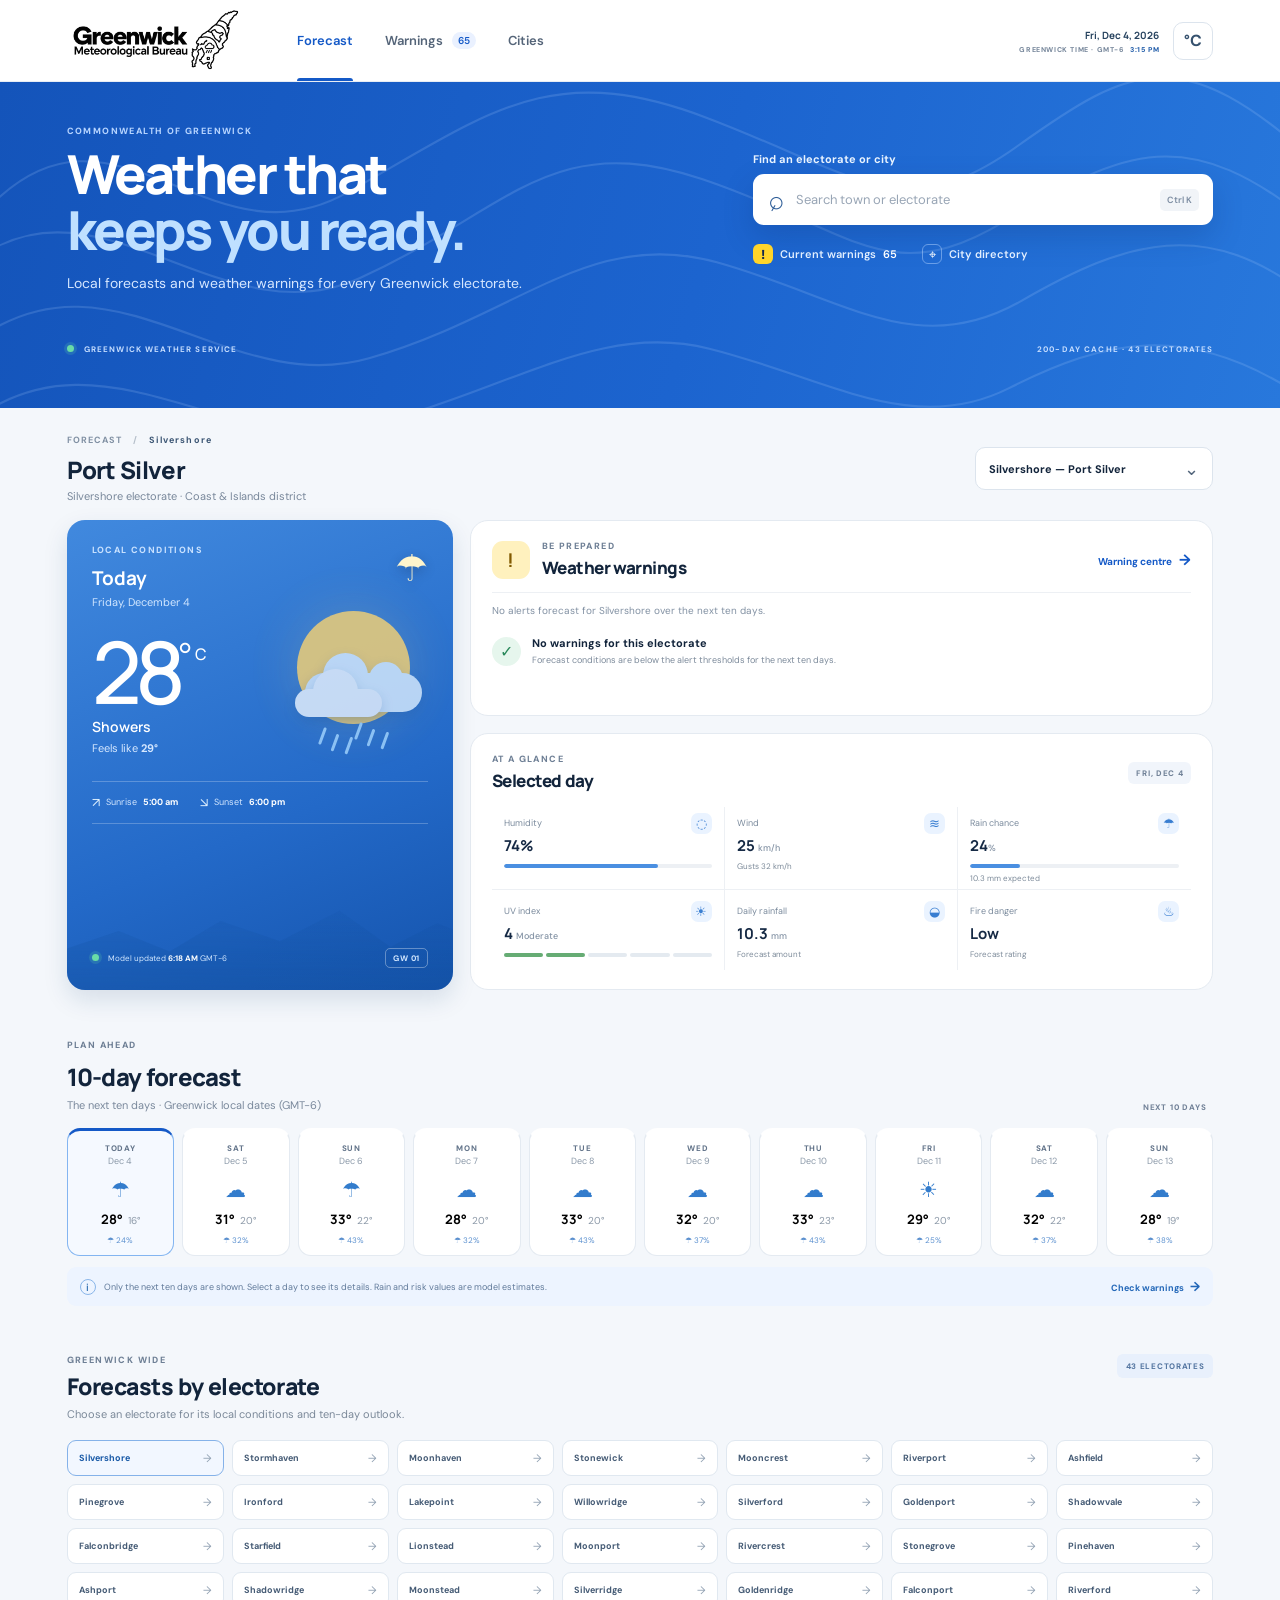
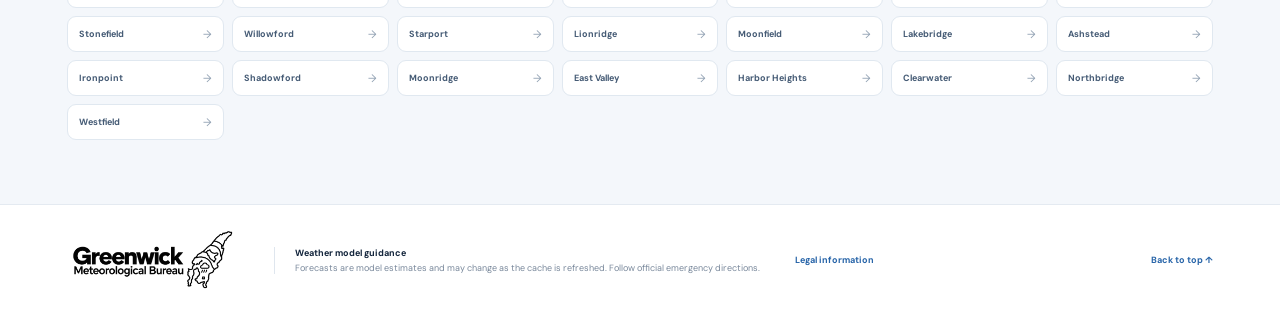
<file: index.html>
<!doctype html>
<html lang="en">
<head>
  <meta charset="utf-8">
  <meta name="viewport" content="width=device-width, initial-scale=1">
  <meta name="theme-color" content="#0b3672">
  <meta name="description" content="Daily weather forecasts and weather warnings for every electorate in Greenwick.">
  <title>Greenwick Meteorological Bureau | Forecast</title>
  <link rel="icon" href="assets/mark.svg" type="image/svg+xml">
  <link rel="stylesheet" href="styles.css">
  <link rel="stylesheet" href="pages.css">
  <script src="weather-core.js" defer></script>
  <script src="app.js" defer></script>
</head>
<body>
  <header class="topbar">
    <a class="brand" href="index.html" aria-label="Greenwick Meteorological Bureau home"><img class="brand-logo" src="assets/greenwick-logo.svg?v=3" alt=""></a>
    <nav class="main-nav" aria-label="Main navigation">
      <a class="nav-link active" href="index.html" aria-current="page">Forecast</a>
      <a class="nav-link" href="warnings.html">Warnings <span class="nav-count" id="nav-warning-count">—</span></a>
      <a class="nav-link" href="cities.html">Cities</a>
    </nav>
    <div class="top-actions"><div class="time-chip"><b data-local-date>Loading date…</b><small>GREENWICK TIME · GMT−6 <span data-local-time></span></small></div><button class="icon-button" id="units-toggle" title="Toggle temperature units" aria-label="Toggle temperature units">°C</button></div>
  </header>

  <main id="top">
    <section class="hero" id="forecast">
      <div class="hero-contours" aria-hidden="true"></div>
      <div class="hero-inner">
        <div class="hero-copy"><p class="eyebrow">COMMONWEALTH OF GREENWICK</p><h1>Weather that<br><span>keeps you ready.</span></h1><p>Local forecasts and weather warnings for every Greenwick electorate.</p></div>
        <div class="hero-tools">
          <label class="search-label" for="electorate-search">Find an electorate or city</label>
          <div class="search-wrap"><span aria-hidden="true">⌕</span><input id="electorate-search" type="search" placeholder="Search town or electorate" autocomplete="off"><kbd>Ctrl K</kbd></div>
          <div class="quick-links"><a href="warnings.html"><span class="quick-icon warning-icon">!</span> Current warnings <span id="hero-warning-count">0</span></a><a href="cities.html"><span class="quick-icon">⌖</span> City directory</a></div>
          <div class="search-results" id="search-results" role="listbox" aria-label="Electorate search results" hidden></div>
        </div>
      </div>
      <div class="hero-bottom"><span><i class="live-dot"></i> GREENWICK WEATHER SERVICE</span><span id="cache-status">200-DAY OUTLOOK CACHED</span></div>
    </section>

    <section class="content-shell">
      <div class="location-line">
        <div><div class="breadcrumb">FORECAST <span>/</span> <b id="breadcrumb-area">Silvershore</b></div><h2 id="location-title">Port Silver</h2><p id="location-meta">Silvershore electorate · Coast &amp; Islands district</p></div>
        <label class="select-wrap"><span class="sr-only">Select electorate</span><select id="electorate-select"></select><span aria-hidden="true">⌄</span></label>
      </div>

      <div class="dashboard-grid">
        <section class="current-card" aria-labelledby="current-heading">
          <div class="current-art" aria-hidden="true"><div class="sun"></div><div class="cloud cloud-one"></div><div class="cloud cloud-two"></div><div class="rain rain-one"></div><div class="rain rain-two"></div><div class="art-horizon"></div></div>
          <div class="current-top"><div><p class="eyebrow pale">LOCAL CONDITIONS</p><h3 id="current-heading">Today</h3><p id="current-date">Loading date…</p></div><div class="current-weather-icon" id="current-icon" aria-hidden="true">☀</div></div>
          <div class="temperature"><span id="current-temp">27</span><sup>°</sup><span class="temp-unit">C</span></div>
          <p class="condition" id="current-condition">Mostly sunny</p>
          <p class="feels">Feels like <b id="current-feels">29°</b></p>
          <div class="sun-times"><span><i>↗</i> Sunrise <b id="sunrise">5:18 am</b></span><span><i>↘</i> Sunset <b id="sunset">6:06 pm</b></span></div>
          <div class="current-foot"><span><i class="live-dot"></i> Model updated <b id="updated-time">—</b> GMT−6</span><span class="location-code" id="location-code">GW 01</span></div>
        </section>

        <div class="right-column">
          <section class="warning-card" id="warnings" aria-labelledby="warnings-heading">
            <div class="section-heading warning-heading"><div class="alert-symbol">!</div><div><p class="eyebrow">BE PREPARED</p><h3 id="warnings-heading">Weather warnings</h3></div><a class="text-link" href="warnings.html">Warning centre <span>→</span></a></div>
            <div id="warning-summary" class="warning-summary"></div>
            <div id="warning-list" class="warning-list"></div>
            <div class="no-warnings" id="no-warnings" hidden><span>✓</span><div><b>No warnings for this electorate</b><small>Forecast conditions are below the alert thresholds for the next ten days.</small></div></div>
          </section>
          <section class="details-card" aria-labelledby="details-heading"><div class="section-heading"><div><p class="eyebrow">AT A GLANCE</p><h3 id="details-heading">Selected day</h3></div><span class="details-date" id="details-date">—</span></div>
            <div class="metrics-grid">
              <div class="metric"><span class="metric-icon">◌</span><span class="metric-label">Humidity</span><b id="humidity">68%</b><div class="metric-track"><i id="humidity-bar"></i></div></div>
              <div class="metric"><span class="metric-icon">≋</span><span class="metric-label">Wind</span><b><span id="wind">14</span> <small>km/h</small></b><div class="metric-note">Gusts <span id="gust">23</span> km/h</div></div>
              <div class="metric"><span class="metric-icon">☂</span><span class="metric-label">Rain chance</span><b><span id="rain-prob">20</span><small>%</small></b><div class="metric-track"><i id="rain-bar"></i></div><div class="metric-note"><span id="rain-mm-chance">0.0</span> mm expected</div></div>
              <div class="metric"><span class="metric-icon">☀</span><span class="metric-label">UV index</span><b><span id="uv">5</span> <small id="uv-level">Moderate</small></b><div class="uv-scale"><i></i><i></i><i></i><i></i><i></i></div></div>
              <div class="metric"><span class="metric-icon">◒</span><span class="metric-label">Daily rainfall</span><b><span id="rain-mm">0.0</span> <small>mm</small></b><div class="metric-note">Forecast amount</div></div>
              <div class="metric"><span class="metric-icon">♨</span><span class="metric-label">Fire danger</span><b id="fire-danger">Moderate</b><div class="metric-note">Forecast rating</div></div>
            </div>
          </section>
        </div>
      </div>

      <section class="outlook-section" id="outlook" aria-labelledby="outlook-heading">
        <div class="outlook-heading"><div><p class="eyebrow">PLAN AHEAD</p><h2 id="outlook-heading">10-day forecast</h2><p id="outlook-caption">The next ten days · Greenwick local dates (GMT−6)</p></div><span class="range-label">NEXT 10 DAYS</span></div>
        <div class="forecast-strip" id="forecast-strip"></div>
        <div class="outlook-note"><span class="info-icon">i</span><span>Only the next ten days are shown. Select a day to see its details. Rain and risk values are model estimates.</span><a href="warnings.html" class="subtle-button">Check warnings <span>→</span></a></div>
      </section>

      <section class="electorates-section" id="electorates"><div class="section-heading"><div><p class="eyebrow">GREENWICK WIDE</p><h2>Forecasts by electorate</h2><p class="section-subtitle">Choose an electorate for its local conditions and ten-day outlook.</p></div><span class="electorate-count">43 ELECTORATES</span></div><div class="electorate-chips" id="electorate-chips"></div></section>
    </section>
  </main>
  <footer><a class="footer-brand" href="index.html" aria-label="Greenwick Meteorological Bureau"><img class="brand-logo footer-logo" src="assets/greenwick-logo.svg?v=3" alt=""></a><div class="footer-note"><b>Weather model guidance</b><span>Forecasts are model estimates and may change as the cache is refreshed. Follow official emergency directions.</span></div><a class="legal-link" href="legal.html">Legal information</a><a href="#top" class="back-top">Back to top ↑</a></footer>
</body>
</html>
</file>
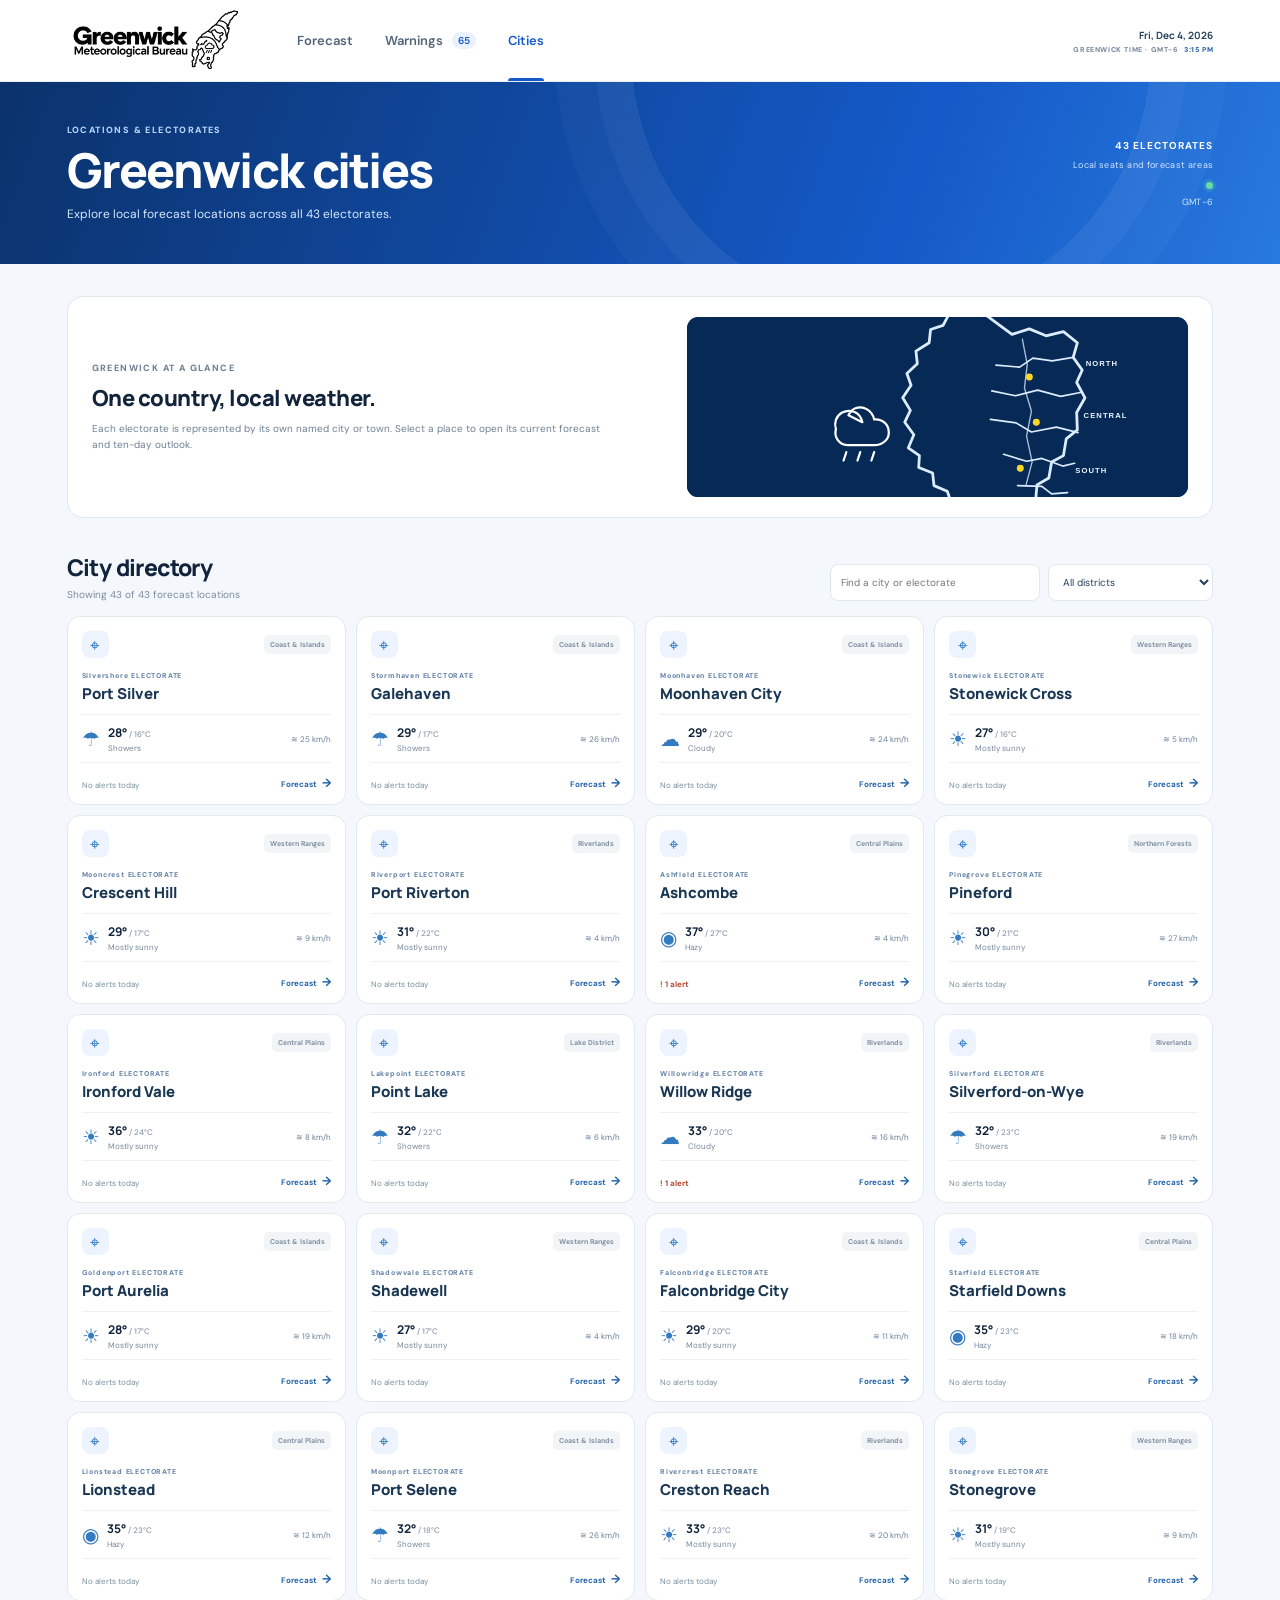
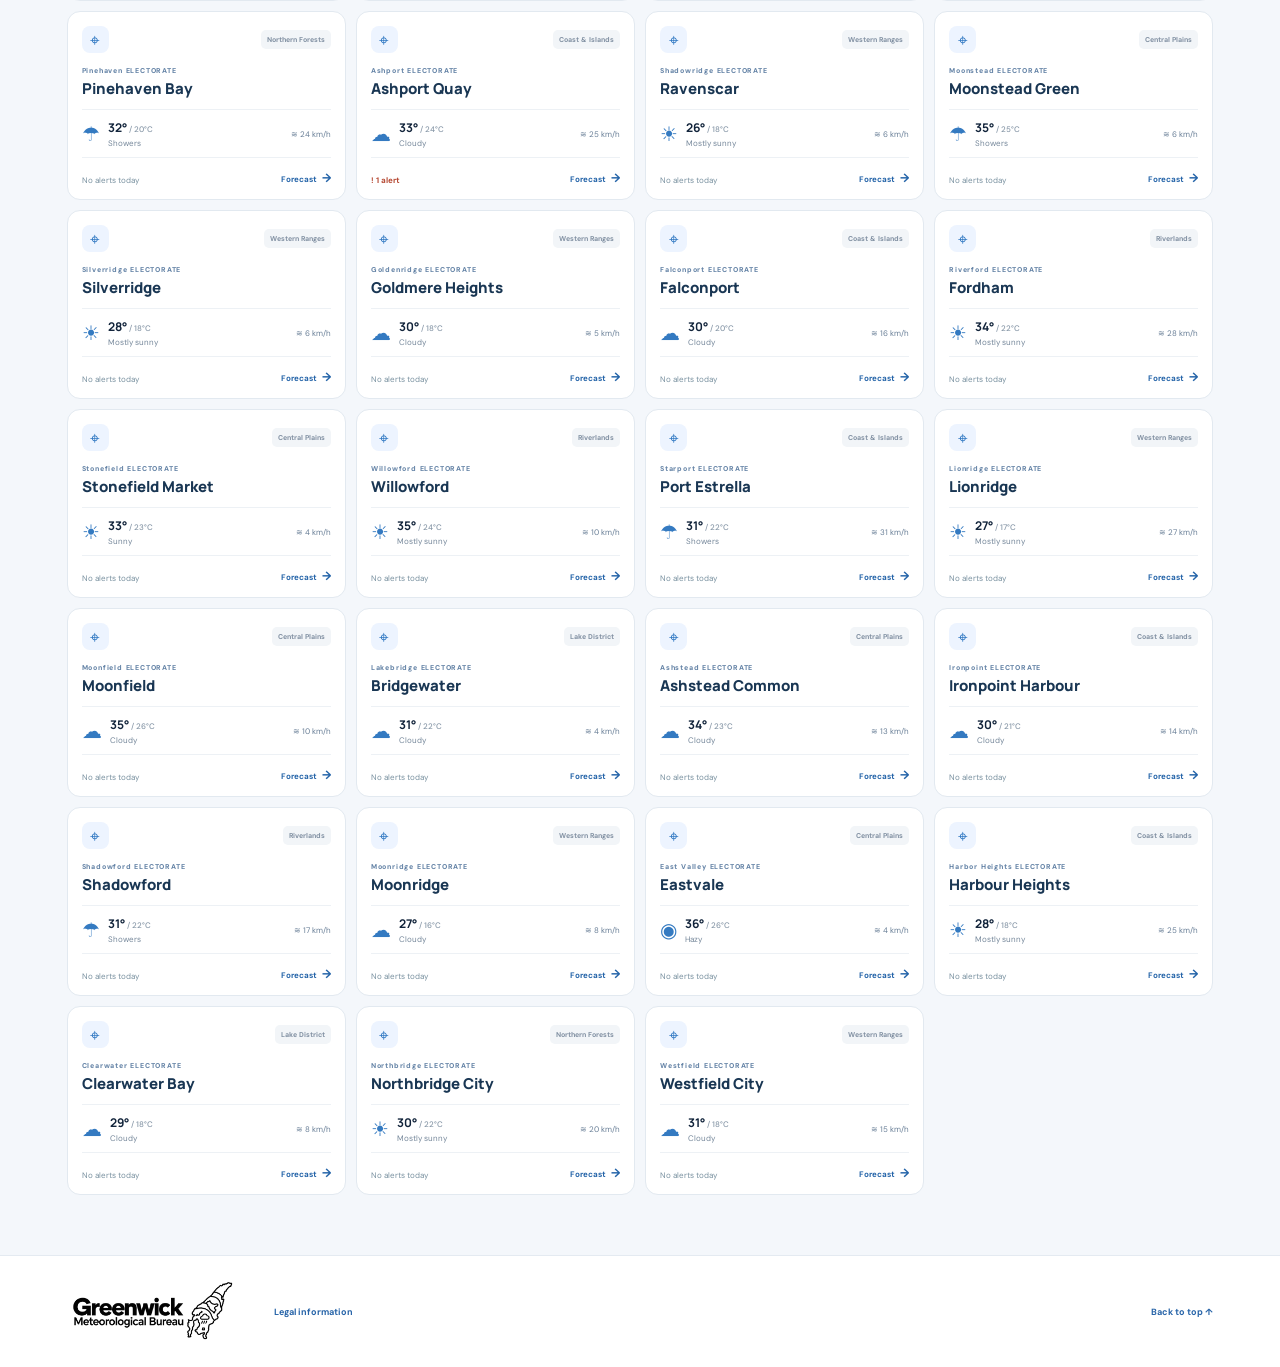
<file: cities.html>
<!doctype html>
<html lang="en">
<head>
  <meta charset="utf-8"><meta name="viewport" content="width=device-width, initial-scale=1"><meta name="theme-color" content="#0b3672">
  <meta name="description" content="Browse Greenwick's cities and local forecasts by electorate.">
  <title>Cities and Electorates | Greenwick Meteorological Bureau</title>
  <link rel="icon" href="assets/mark.svg" type="image/svg+xml"><link rel="stylesheet" href="styles.css"><link rel="stylesheet" href="pages.css">
  <script src="weather-core.js" defer></script><script src="cities.js" defer></script>
</head>
<body>
  <header class="topbar"><a class="brand" href="index.html" aria-label="Greenwick Meteorological Bureau home"><img class="brand-logo" src="assets/greenwick-logo.svg?v=3" alt=""></a>
    <nav class="main-nav" aria-label="Main navigation"><a class="nav-link" href="index.html">Forecast</a><a class="nav-link" href="warnings.html">Warnings <span class="nav-count" id="nav-warning-count">—</span></a><a class="nav-link active" href="cities.html" aria-current="page">Cities</a></nav>
    <div class="top-actions"><div class="time-chip"><b data-local-date>Loading date…</b><small>GREENWICK TIME · GMT−6 <span data-local-time></span></small></div></div>
  </header>
  <main class="page-main" id="top">
    <section class="page-hero city-hero"><div><p class="eyebrow">LOCATIONS &amp; ELECTORATES</p><h1>Greenwick cities</h1><p>Explore local forecast locations across all 43 electorates.</p></div><div class="page-hero-meta"><b>43 ELECTORATES</b><span>Local seats and forecast areas</span><span class="live-dot"></span><span>GMT−6</span></div></section>
    <section class="page-content">
      <div class="city-intro"><div><p class="eyebrow">GREENWICK AT A GLANCE</p><h2>One country, local weather.</h2><p>Each electorate is represented by its own named city or town. Select a place to open its current forecast and ten-day outlook.</p></div><div class="map-frame"><img src="assets/greenwick-map.svg" alt="Greenwick outline with regional divisions"></div></div>
      <div class="city-directory-heading"><div><h2>City directory</h2><p class="section-subtitle" id="city-count">Loading 43 forecast locations…</p></div><div class="city-filters"><input type="search" id="city-search" placeholder="Find a city or electorate"><select id="district-filter"><option value="">All districts</option></select></div></div>
      <div id="city-grid" class="city-grid"></div>
      <div id="city-empty" class="empty-panel" hidden><span>⌕</span><b>No locations found</b><small>Try another city, electorate or district.</small></div>
    </section>
  </main>
  <footer><a class="footer-brand" href="index.html" aria-label="Greenwick Meteorological Bureau"><img class="brand-logo footer-logo" src="assets/greenwick-logo.svg?v=3" alt=""></a><a class="legal-link" href="legal.html">Legal information</a><a href="#top" class="back-top">Back to top ↑</a></footer>
</body>
</html>
</file>
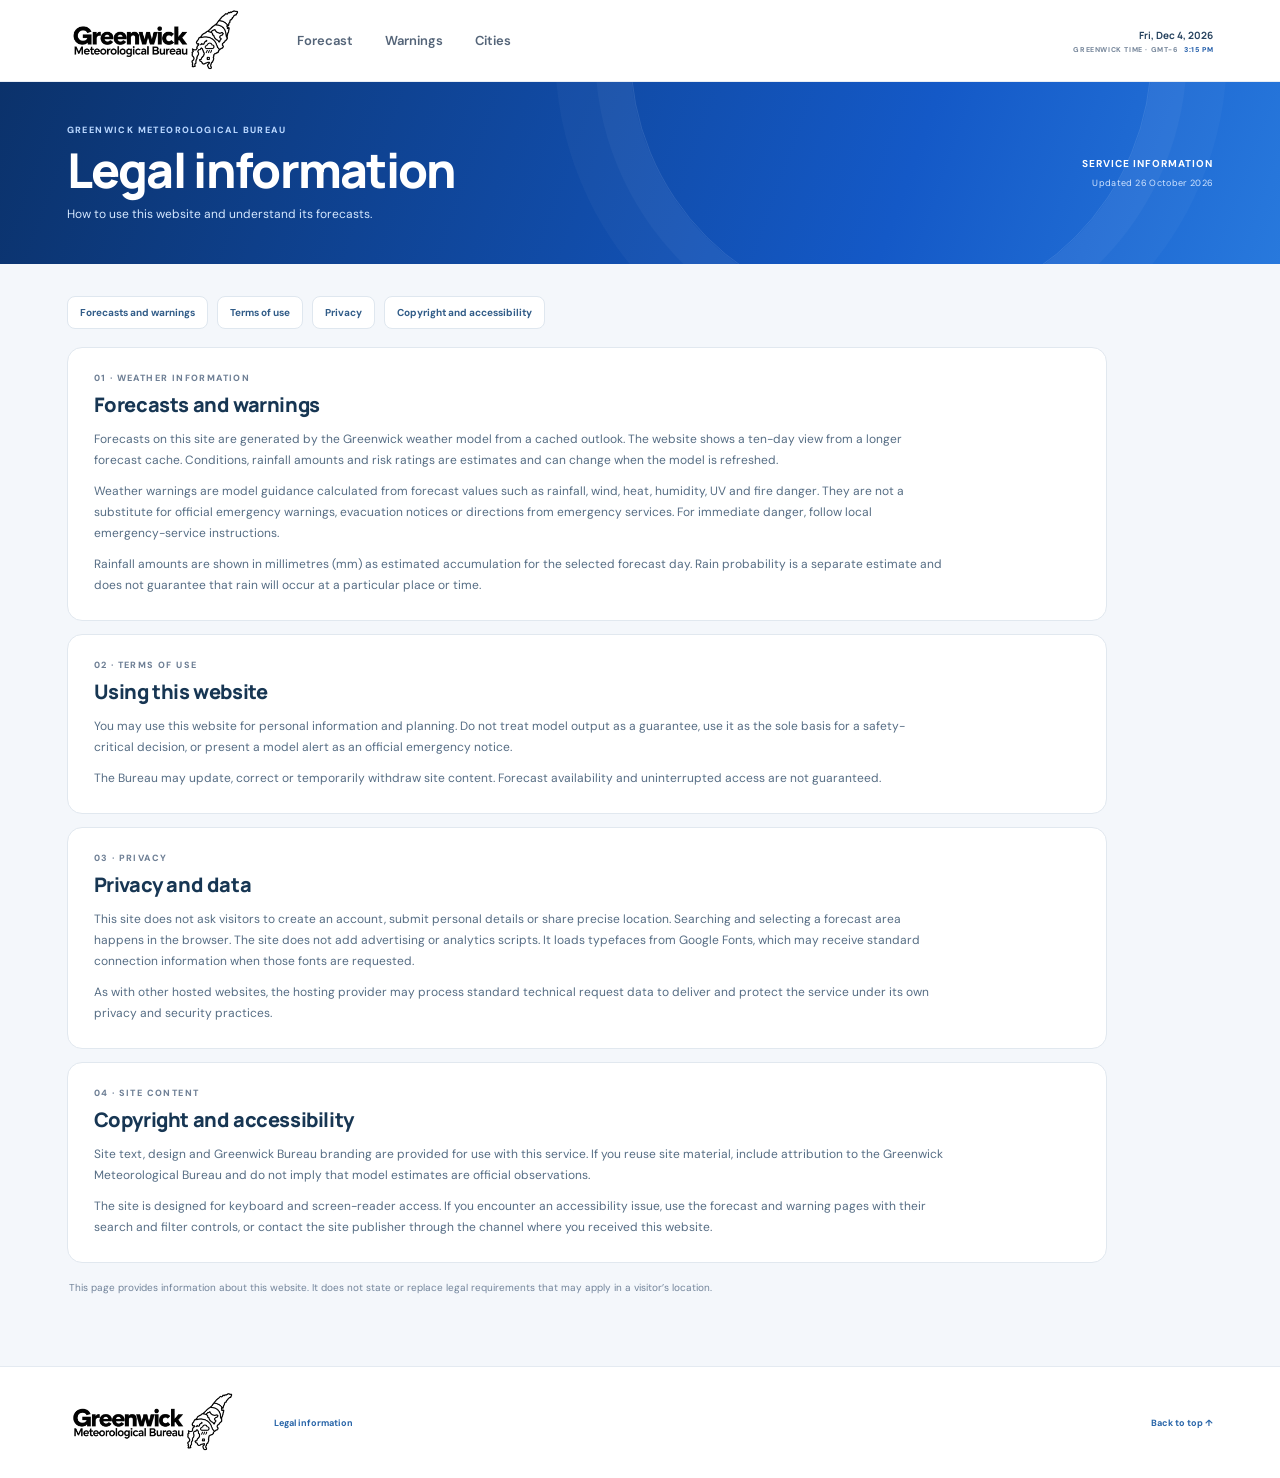
<file: legal.html>
<!doctype html>
<html lang="en">
<head>
  <meta charset="utf-8"><meta name="viewport" content="width=device-width, initial-scale=1"><meta name="theme-color" content="#0b3672">
  <meta name="description" content="Terms of use, privacy information and forecast limitations for the Greenwick Meteorological Bureau website.">
  <title>Legal Information | Greenwick Meteorological Bureau</title>
  <link rel="icon" href="assets/mark.svg" type="image/svg+xml"><link rel="stylesheet" href="styles.css"><link rel="stylesheet" href="pages.css">
  <script src="weather-core.js" defer></script>
</head>
<body>
  <header class="topbar"><a class="brand" href="index.html" aria-label="Greenwick Meteorological Bureau home"><img class="brand-logo" src="assets/greenwick-logo.svg?v=3" alt=""></a>
    <nav class="main-nav" aria-label="Main navigation"><a class="nav-link" href="index.html">Forecast</a><a class="nav-link" href="warnings.html">Warnings</a><a class="nav-link" href="cities.html">Cities</a></nav>
    <div class="top-actions"><div class="time-chip"><b data-local-date>Loading date…</b><small>GREENWICK TIME · GMT−6 <span data-local-time></span></small></div></div>
  </header>
  <main class="page-main" id="top">
    <section class="page-hero legal-hero"><div><p class="eyebrow">GREENWICK METEOROLOGICAL BUREAU</p><h1>Legal information</h1><p>How to use this website and understand its forecasts.</p></div><div class="page-hero-meta"><b>SERVICE INFORMATION</b><span>Updated 26 October 2026</span></div></section>
    <section class="page-content legal-content">
      <nav class="legal-index" aria-label="Legal information sections"><a href="#forecasts">Forecasts and warnings</a><a href="#terms">Terms of use</a><a href="#privacy">Privacy</a><a href="#copyright">Copyright and accessibility</a></nav>
      <article class="legal-card" id="forecasts"><p class="eyebrow">01 · WEATHER INFORMATION</p><h2>Forecasts and warnings</h2><p>Forecasts on this site are generated by the Greenwick weather model from a cached outlook. The website shows a ten-day view from a longer forecast cache. Conditions, rainfall amounts and risk ratings are estimates and can change when the model is refreshed.</p><p>Weather warnings are model guidance calculated from forecast values such as rainfall, wind, heat, humidity, UV and fire danger. They are not a substitute for official emergency warnings, evacuation notices or directions from emergency services. For immediate danger, follow local emergency-service instructions.</p><p>Rainfall amounts are shown in millimetres (mm) as estimated accumulation for the selected forecast day. Rain probability is a separate estimate and does not guarantee that rain will occur at a particular place or time.</p></article>
      <article class="legal-card" id="terms"><p class="eyebrow">02 · TERMS OF USE</p><h2>Using this website</h2><p>You may use this website for personal information and planning. Do not treat model output as a guarantee, use it as the sole basis for a safety-critical decision, or present a model alert as an official emergency notice.</p><p>The Bureau may update, correct or temporarily withdraw site content. Forecast availability and uninterrupted access are not guaranteed.</p></article>
      <article class="legal-card" id="privacy"><p class="eyebrow">03 · PRIVACY</p><h2>Privacy and data</h2><p>This site does not ask visitors to create an account, submit personal details or share precise location. Searching and selecting a forecast area happens in the browser. The site does not add advertising or analytics scripts. It loads typefaces from Google Fonts, which may receive standard connection information when those fonts are requested.</p><p>As with other hosted websites, the hosting provider may process standard technical request data to deliver and protect the service under its own privacy and security practices.</p></article>
      <article class="legal-card" id="copyright"><p class="eyebrow">04 · SITE CONTENT</p><h2>Copyright and accessibility</h2><p>Site text, design and Greenwick Bureau branding are provided for use with this service. If you reuse site material, include attribution to the Greenwick Meteorological Bureau and do not imply that model estimates are official observations.</p><p>The site is designed for keyboard and screen-reader access. If you encounter an accessibility issue, use the forecast and warning pages with their search and filter controls, or contact the site publisher through the channel where you received this website.</p></article>
      <p class="legal-note">This page provides information about this website. It does not state or replace legal requirements that may apply in a visitor’s location.</p>
    </section>
  </main>
  <footer><a class="footer-brand" href="index.html" aria-label="Greenwick Meteorological Bureau"><img class="brand-logo footer-logo" src="assets/greenwick-logo.svg?v=3" alt=""></a><a class="legal-link" href="legal.html" aria-current="page">Legal information</a><a href="#top" class="back-top">Back to top ↑</a></footer>
</body>
</html>
</file>
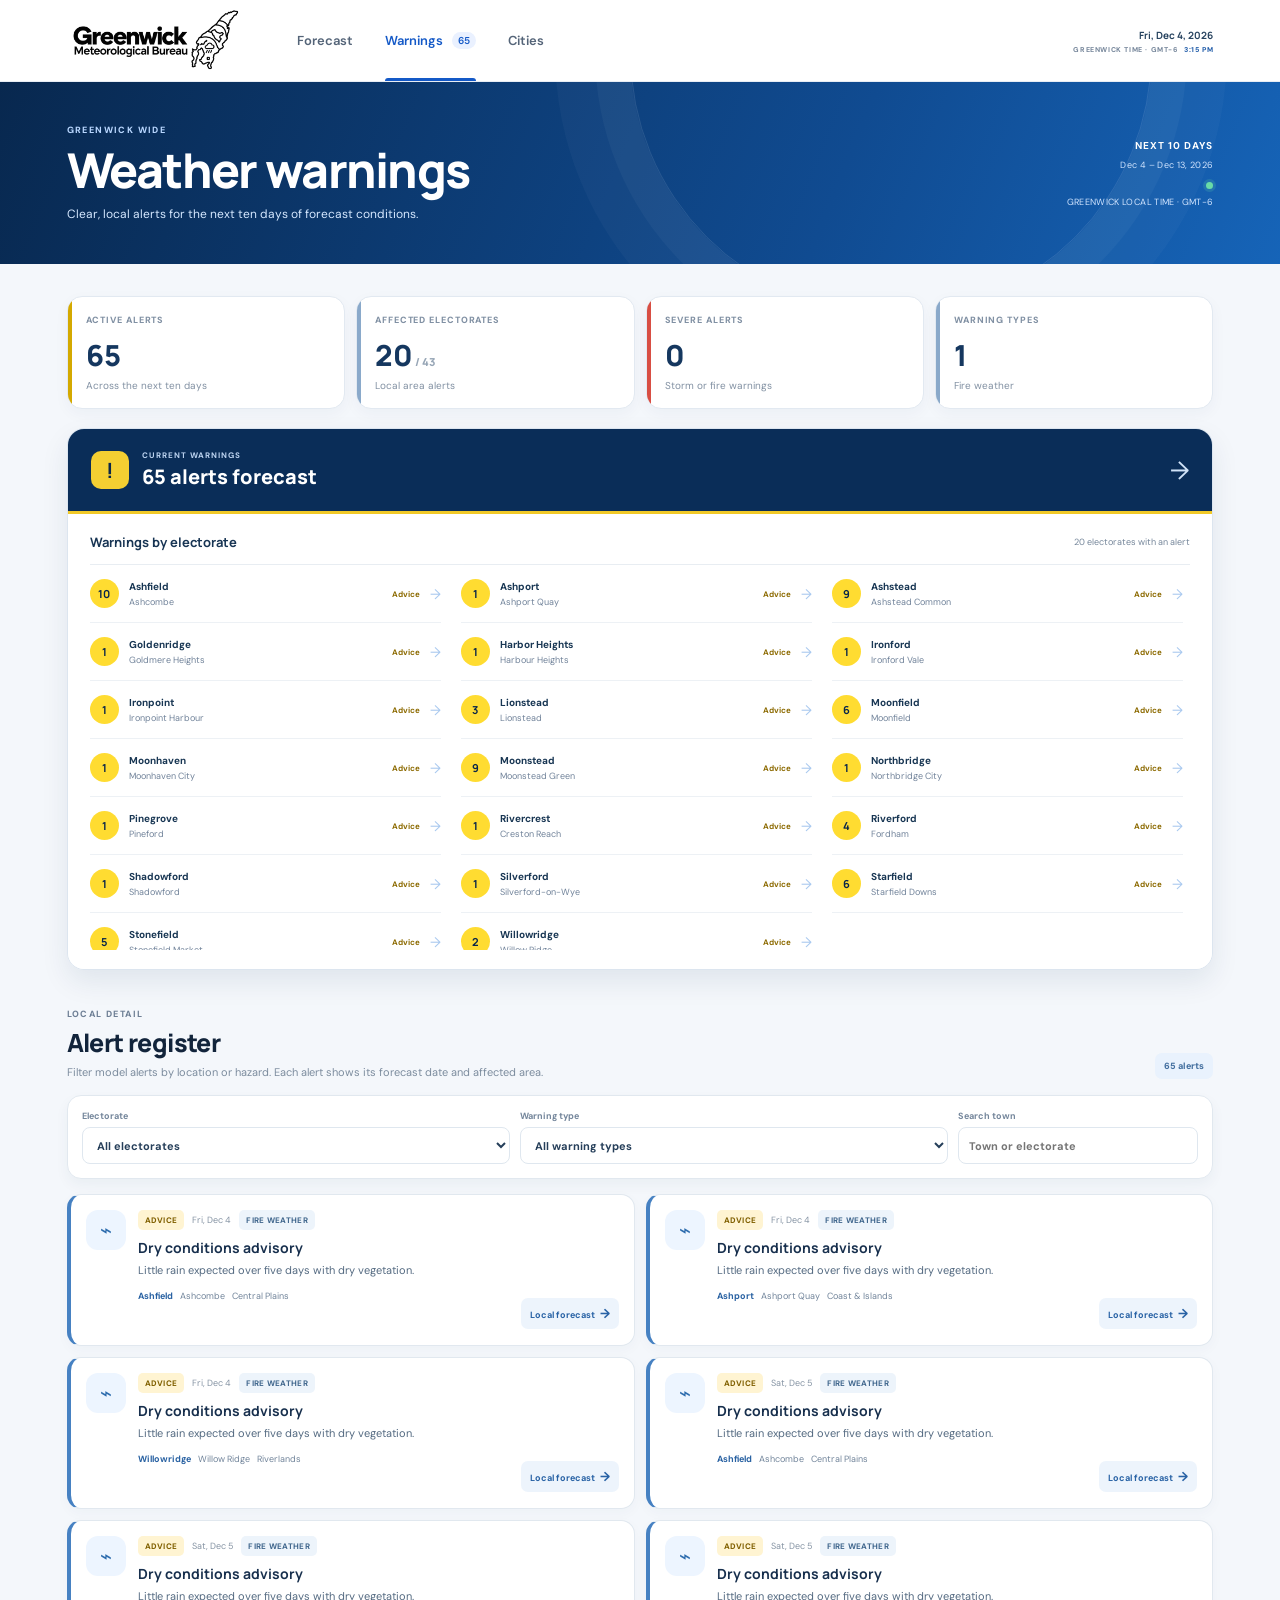
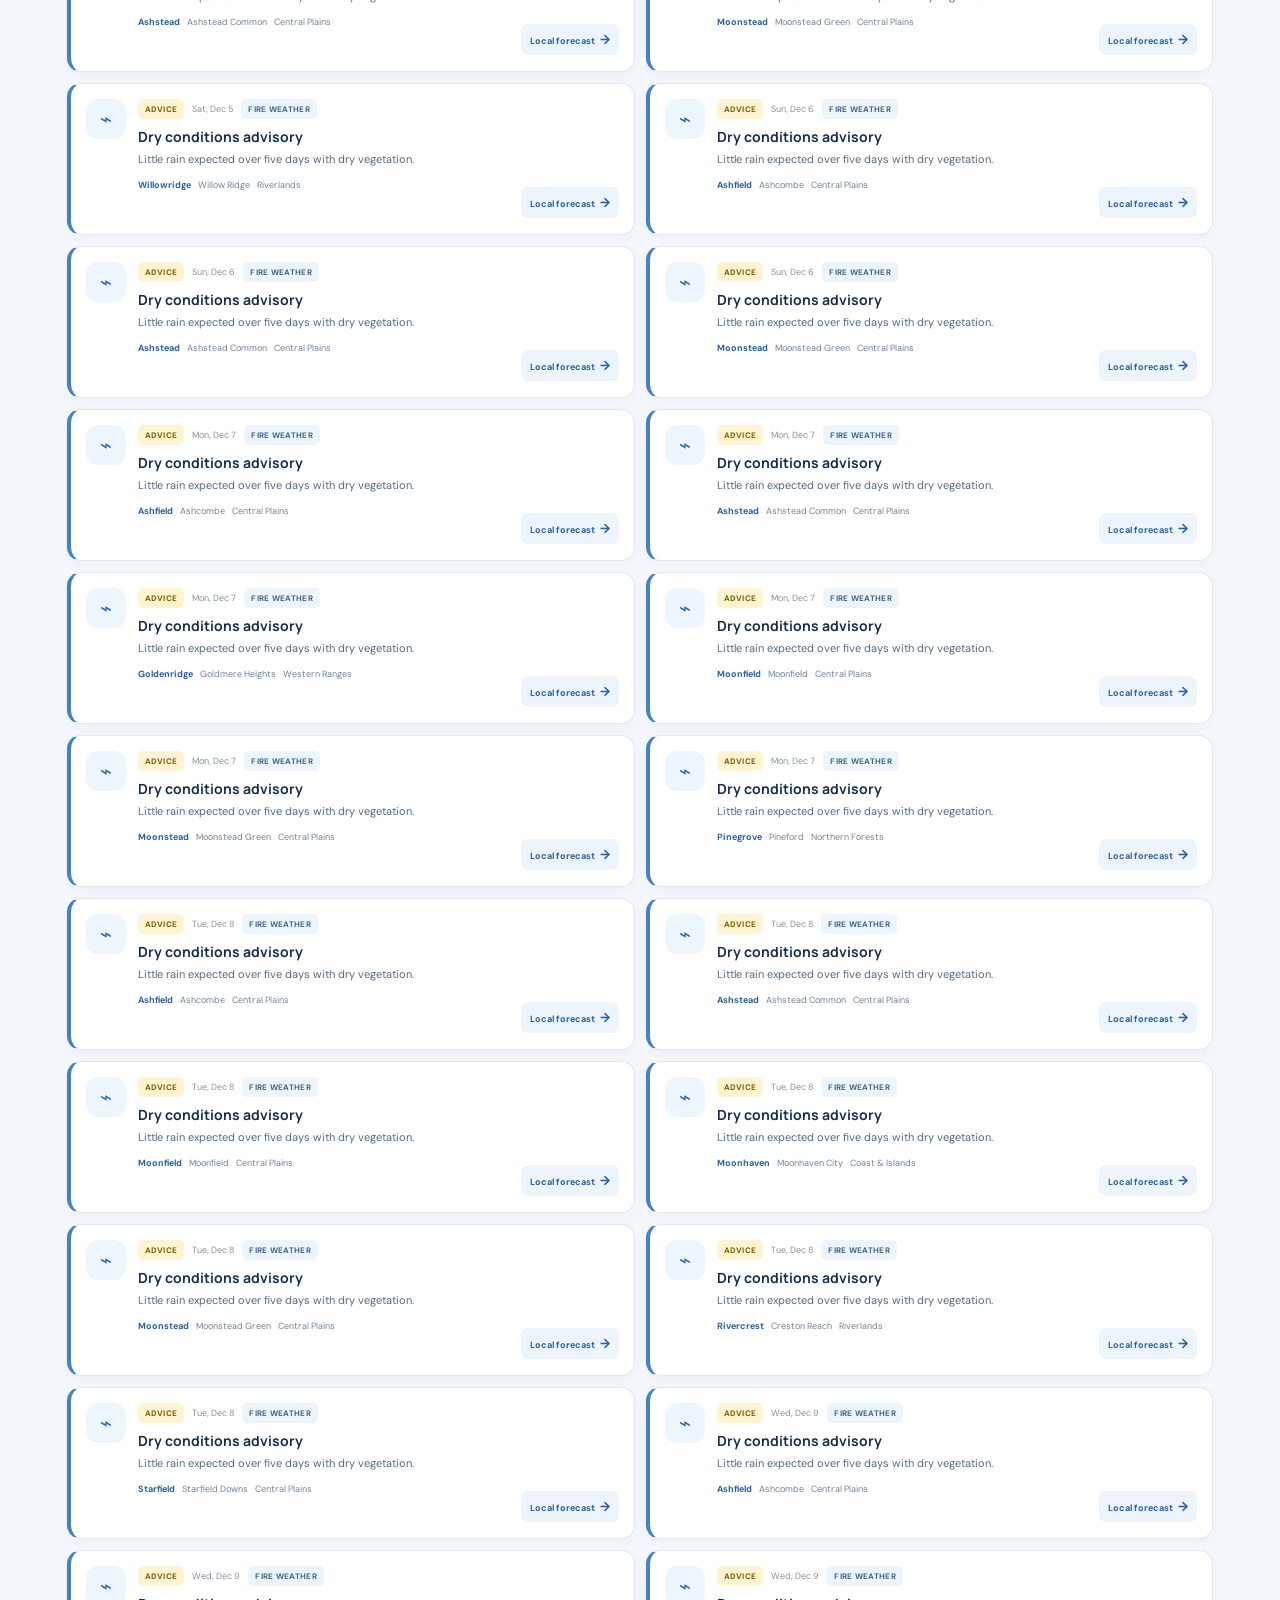
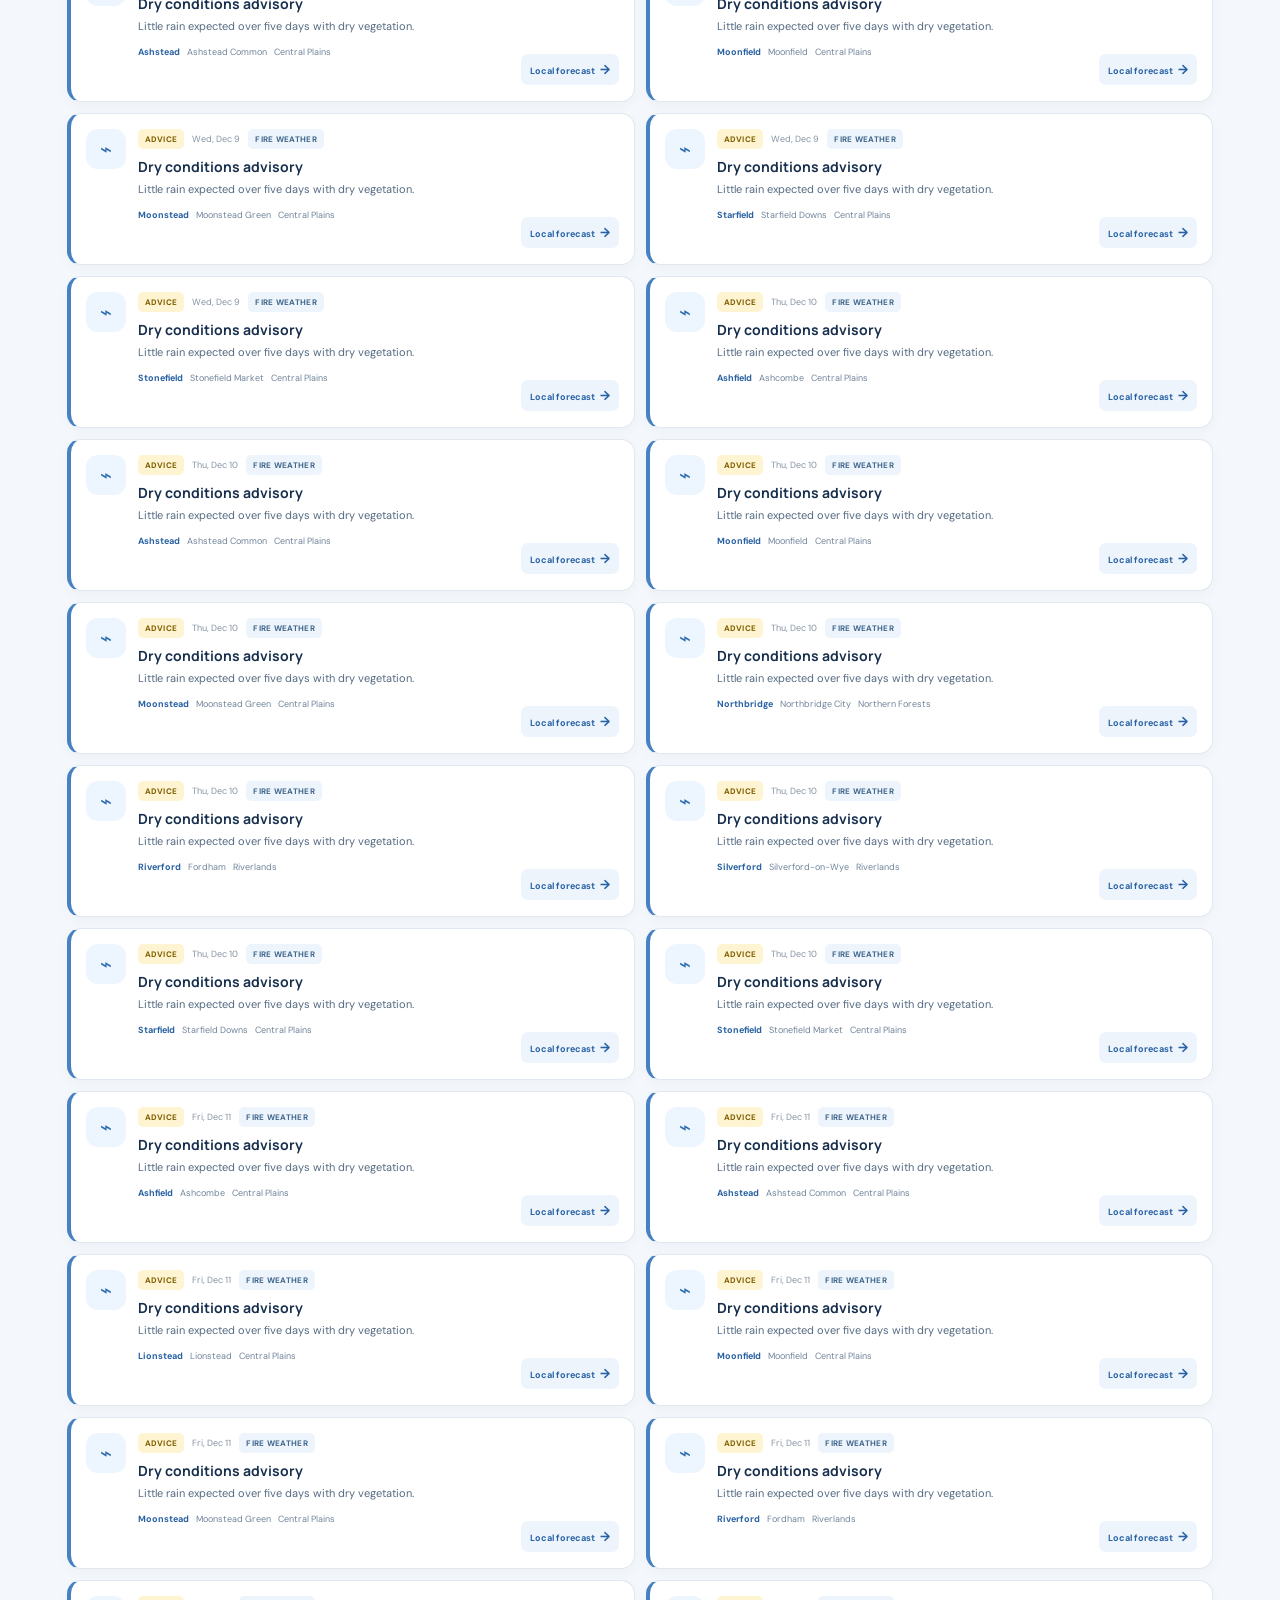
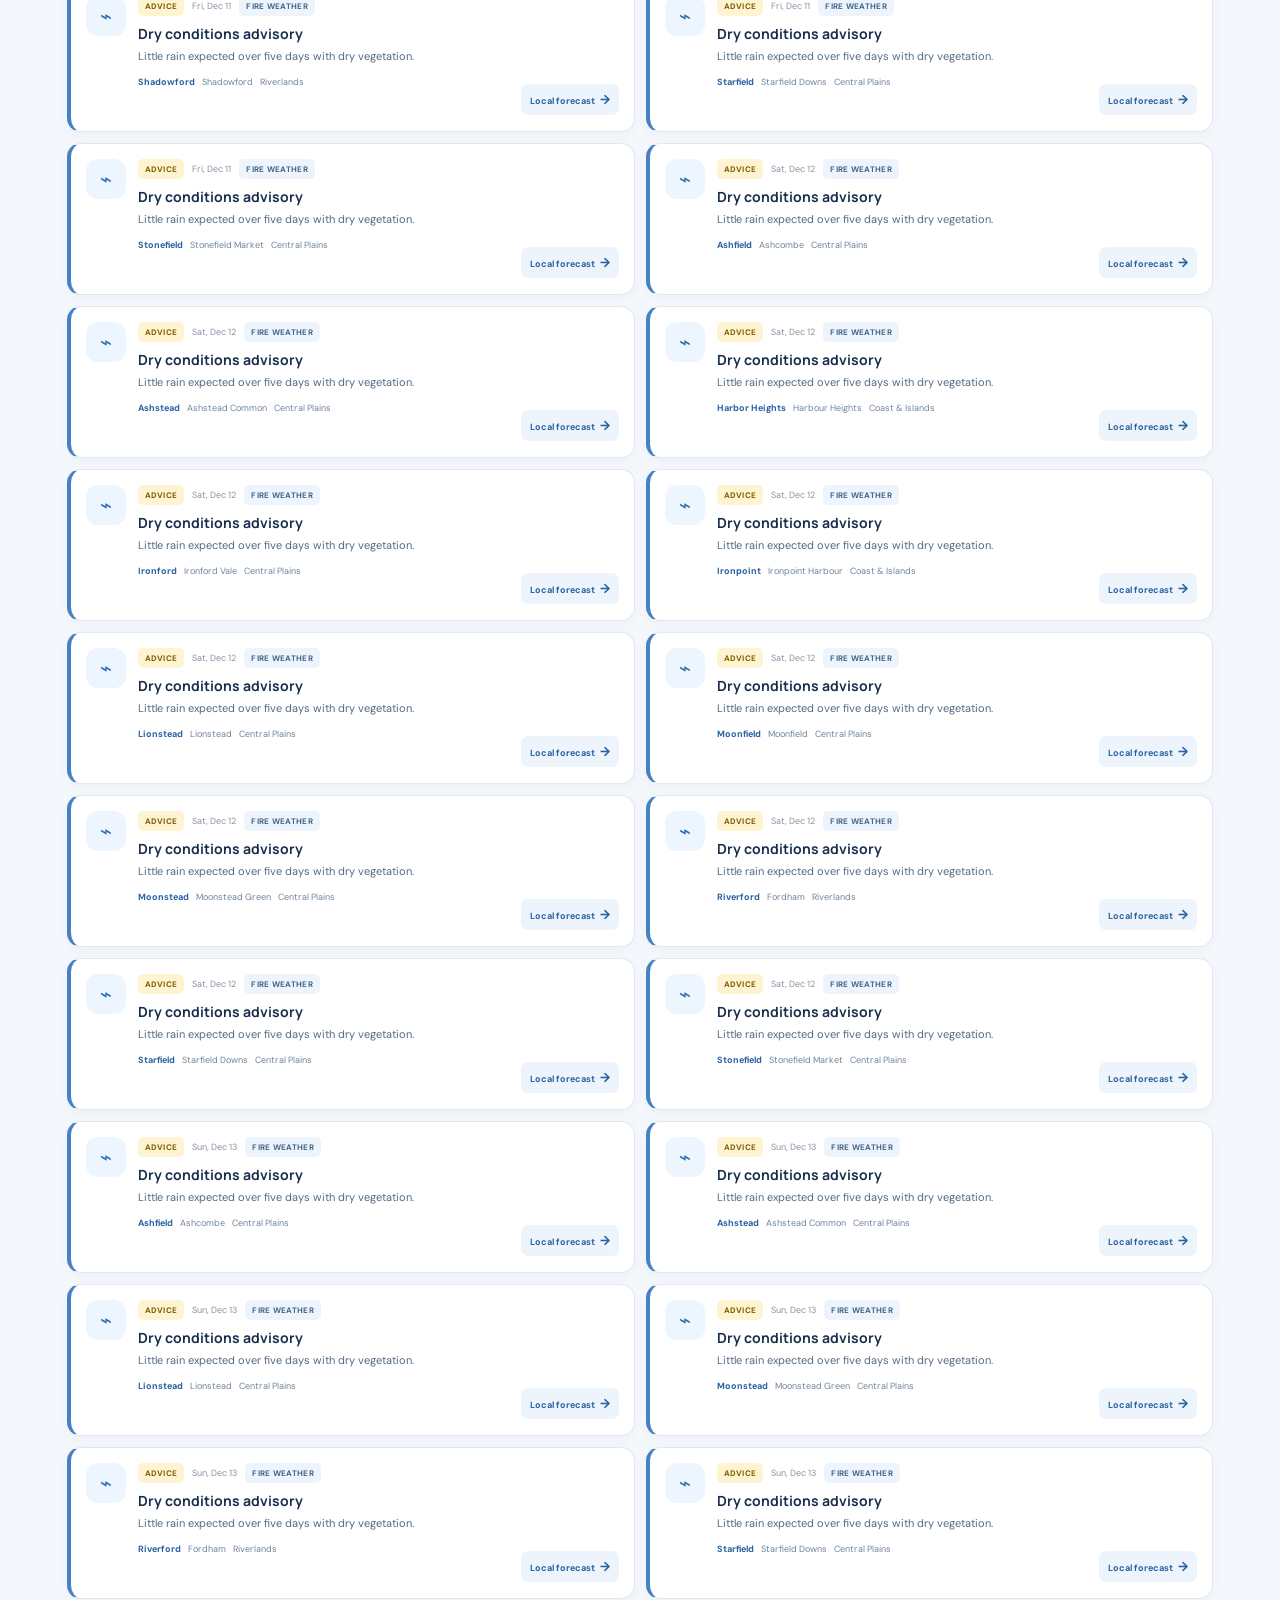
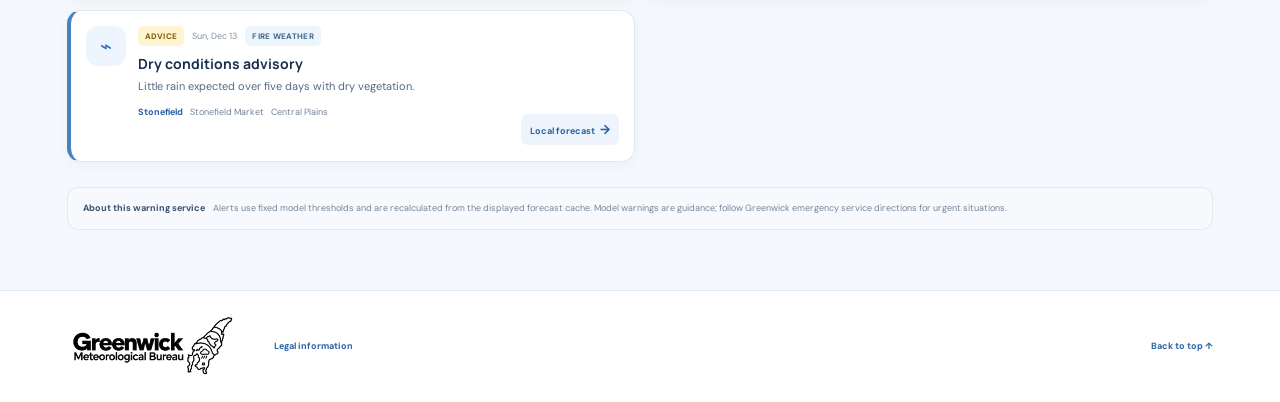
<file: warnings.html>
<!doctype html>
<html lang="en">
<head>
  <meta charset="utf-8"><meta name="viewport" content="width=device-width, initial-scale=1"><meta name="theme-color" content="#0b3672">
  <meta name="description" content="Current Greenwick weather warnings for flooding, fire weather, storms, heat and damaging winds.">
  <title>Weather Warnings | Greenwick Meteorological Bureau</title>
  <link rel="icon" href="assets/mark.svg" type="image/svg+xml"><link rel="stylesheet" href="styles.css"><link rel="stylesheet" href="pages.css">
  <script src="weather-core.js" defer></script><script src="warnings.js" defer></script>
</head>
<body>
  <header class="topbar"><a class="brand" href="index.html" aria-label="Greenwick Meteorological Bureau home"><img class="brand-logo" src="assets/greenwick-logo.svg?v=3" alt=""></a>
    <nav class="main-nav" aria-label="Main navigation"><a class="nav-link" href="index.html">Forecast</a><a class="nav-link active" href="warnings.html" aria-current="page">Warnings <span class="nav-count" id="nav-warning-count">—</span></a><a class="nav-link" href="cities.html">Cities</a></nav>
    <div class="top-actions"><div class="time-chip"><b data-local-date>Loading date…</b><small>GREENWICK TIME · GMT−6 <span data-local-time></span></small></div></div>
  </header>
  <main class="page-main" id="top">
    <section class="page-hero warnings-hero"><div><p class="eyebrow">GREENWICK WIDE</p><h1>Weather warnings</h1><p>Clear, local alerts for the next ten days of forecast conditions.</p></div><div class="page-hero-meta"><b id="warning-horizon">NEXT 10 DAYS</b><span id="warning-dates">Loading forecast dates…</span><span class="live-dot"></span><span>GREENWICK LOCAL TIME · GMT−6</span></div></section>
    <section class="page-content">
      <div class="warning-stats" id="warning-stats"></div>
      <section class="national-warning-board" aria-labelledby="board-count">
        <div class="national-board-heading"><span class="board-alert-icon">!</span><div><small>CURRENT WARNINGS</small><h2 id="board-count">Loading alerts…</h2></div><span class="board-arrow">→</span></div>
        <div class="national-board-body"><div class="board-intro"><b>Warnings by electorate</b><span id="board-intro-count">—</span></div><div id="warnings-by-electorate" class="electorate-warning-list"></div></div>
      </section>
      <section class="warning-results-section" aria-labelledby="warning-register-title">
        <div class="results-heading"><div><p class="eyebrow">LOCAL DETAIL</p><h2 id="warning-register-title">Alert register</h2><p class="section-subtitle">Filter model alerts by location or hazard. Each alert shows its forecast date and affected area.</p></div><span class="result-total" id="results-total">0 alerts</span></div>
        <div class="filter-bar"><label>Electorate<select id="area-filter"><option value="">All electorates</option></select></label><label>Warning type<select id="type-filter"><option value="">All warning types</option></select></label><label class="filter-search">Search town<input id="warning-search" type="search" placeholder="Town or electorate"></label></div>
        <div id="warning-results" class="warning-results"></div>
        <div id="no-warning-results" class="empty-panel" hidden><span>✓</span><b>No matching warnings</b><small>Try another electorate or warning type.</small></div>
      </section>
      <p class="model-note"><b>About this warning service</b> Alerts use fixed model thresholds and are recalculated from the displayed forecast cache. Model warnings are guidance; follow Greenwick emergency service directions for urgent situations.</p>
    </section>
  </main>
  <footer><a class="footer-brand" href="index.html" aria-label="Greenwick Meteorological Bureau"><img class="brand-logo footer-logo" src="assets/greenwick-logo.svg?v=3" alt=""></a><a class="legal-link" href="legal.html">Legal information</a><a href="#top" class="back-top">Back to top ↑</a></footer>
</body>
</html>
</file>
<file: styles.css>
@import url('https://fonts.googleapis.com/css2?family=DM+Sans:wght@400;500;600;700&family=Manrope:wght@400;500;600;700;800&display=swap');
:root{--blue:#1459c7;--blue-deep:#0a3276;--blue-dark:#07264d;--sky:#eaf3ff;--ink:#12243b;--muted:#6b7a8d;--line:#dce4ed;--yellow:#ffd52a;--red:#cb3a32;--surface:#fff;--bg:#f4f7fb;--green:#3c9a70;--radius:18px;font-family:'DM Sans',Arial,sans-serif;color:var(--ink);background:var(--bg);font-synthesis:none;text-rendering:optimizeLegibility}*{box-sizing:border-box}[hidden]{display:none!important}html{scroll-behavior:smooth;scroll-padding-top:86px}body{margin:0;min-width:320px;background:var(--bg)}button,input,select{font:inherit}button,a,select{outline-color:#80b6ff}a{color:inherit;text-decoration:none}.topbar{height:82px;background:#fff;display:flex;align-items:center;padding:0 max(calc((100vw - 1380px)/2),5.2vw);gap:52px;position:relative;z-index:5;border-bottom:1px solid #e8edf4}.brand{display:flex;align-items:center;gap:11px;flex-shrink:0}.brand-mark{width:39px;height:39px;border-radius:12px;background:var(--blue);display:grid;place-items:center}.brand-mark svg{width:27px;fill:none;stroke:#fff;stroke-width:1.8;stroke-linecap:round;stroke-linejoin:round}.brand b,.brand small{display:block}.brand b{font:800 16px Manrope,sans-serif;letter-spacing:-.4px}.brand small{font-size:10px;color:#68778a;margin-top:2px}.main-nav{display:flex;align-items:stretch;gap:32px;height:100%;flex:1}.nav-link{position:relative;display:flex;align-items:center;gap:9px;color:#546478;font-size:13px;font-weight:600}.nav-link.active{color:var(--blue)}.nav-link.active:after{content:'';height:3px;background:var(--blue);position:absolute;bottom:0;left:0;right:0;border-radius:4px 4px 0 0}.nav-count{background:#eaf1ff;color:var(--blue);font-size:10px;padding:2px 6px;border-radius:10px}.top-actions{display:flex;align-items:center;gap:14px}.service-mark{font-size:9px;font-weight:800;letter-spacing:1px;color:#4776b1;background:#edf4ff;padding:8px 10px;border-radius:7px}.icon-button{border:1px solid var(--line);background:#fff;border-radius:10px;min-width:40px;height:38px;font-weight:700;color:#35516e;cursor:pointer}.hero{min-height:326px;background:#1459c7;color:#fff;position:relative;overflow:visible;isolation:isolate}.hero:before{content:'';position:absolute;inset:0;background:linear-gradient(105deg,#1454ba 0%,#1c64cf 55%,#2878dc 100%);z-index:-2}.hero-contours{position:absolute;inset:0;opacity:.17;z-index:-1;background-image:url("data:image/svg+xml,%3Csvg width='1200' height='480' viewBox='0 0 1200 480' xmlns='http://www.w3.org/2000/svg'%3E%3Cg fill='none' stroke='%23b8d7ff' stroke-width='2'%3E%3Cpath d='M-20 128c122-142 212 51 345-24S515-22 661 33s185 104 293 27 153-99 280 15'/%3E%3Cpath d='M-52 194c126-142 250 53 389-10s178-141 321-93 174 106 285 39 170-94 289 4'/%3E%3Cpath d='M-40 256c137-121 246 43 386 3s207-123 326-90 187 93 286 36 173-79 269-4'/%3E%3Cpath d='M-42 330c129-113 243 21 378-7s220-100 329-73 190 83 281 37 164-61 264 1'/%3E%3Cpath d='M-44 401c142-96 239-3 383-20s223-71 327-56 173 64 282 31 184-46 266 0'/%3E%3C/g%3E%3C/svg%3E");background-size:cover}.hero-inner{max-width:1380px;margin:auto;padding:43px 0 52px;display:grid;grid-template-columns:1.2fr 1fr;align-items:center;gap:70px}.eyebrow{margin:0 0 9px;font-size:9px;font-weight:800;letter-spacing:1.4px;color:#6e7f95}.hero .eyebrow{color:#b6d4ff}.hero h1{font:800 clamp(38px,4.2vw,58px)/1.04 Manrope,sans-serif;letter-spacing:-2.5px;margin:0}.hero h1 span{color:#bfe0ff}.hero-copy>p:last-child{margin:16px 0 0;color:#d6e7ff;font-size:14px}.hero-tools{max-width:460px;justify-self:end;width:100%;position:relative}.search-label{font-size:11px;font-weight:700;display:block;margin-bottom:8px;color:#eaf4ff}.search-wrap{height:51px;border-radius:11px;background:white;display:flex;align-items:center;padding:0 14px;gap:11px;color:#2f5e98;box-shadow:0 12px 30px #082b6736}.search-wrap>span{font-size:27px;line-height:1;transform:rotate(-15deg)}.search-wrap input{flex:1;min-width:0;border:0;outline:0;color:var(--ink);font-size:13px}.search-wrap input::placeholder{color:#98a5b5}.search-wrap kbd{font:600 9px 'DM Sans';background:#f1f4f8;color:#7c8ca1;padding:5px 7px;border-radius:5px}.quick-links{display:flex;gap:25px;margin-top:19px}.quick-links a{font-size:11px;font-weight:600;color:#e2efff;display:flex;align-items:center;gap:7px}.quick-links a>span:last-child{color:#fff}.quick-icon{width:20px;height:20px;border:1px solid #b6d5ff7d;border-radius:6px;display:inline-grid;place-items:center;font-size:13px}.warning-icon{background:#ffd52a;color:#10264d;border:0;font-weight:900}.search-results{position:absolute;top:78px;left:0;right:0;background:#fff;color:var(--ink);z-index:4;border-radius:12px;box-shadow:0 18px 45px #082b6740;overflow:hidden;max-height:320px;overflow-y:auto}.search-result{display:flex;width:100%;border:0;background:#fff;padding:12px 15px;text-align:left;align-items:center;gap:11px;cursor:pointer;color:var(--ink)}.search-result:hover,.search-result:focus{background:#f1f6ff}.result-pin{width:30px;height:30px;border-radius:9px;background:#edf4ff;color:var(--blue);display:grid;place-items:center}.search-result b,.search-result small{display:block}.search-result b{font-size:12px}.search-result small{color:#78879a;font-size:10px;margin-top:2px}.hero-bottom{max-width:1380px;margin:auto;padding:0 0 14px;display:flex;justify-content:space-between;color:#c5ddff;font-size:8px;letter-spacing:1.15px;font-weight:700}.live-dot{display:inline-block;width:7px;height:7px;background:#69dba7;border-radius:50%;margin-right:7px;box-shadow:0 0 0 3px #69dba72d}.content-shell{max-width:1380px;margin:0 auto;padding:26px 0 64px}.location-line{display:flex;justify-content:space-between;align-items:center;margin-bottom:17px}.breadcrumb{color:#8090a3;font-size:9px;font-weight:700;letter-spacing:1.05px}.breadcrumb span{padding:0 8px;color:#b5bfca}.breadcrumb b{color:#3c5674}.location-line h2{font:800 24px Manrope,sans-serif;letter-spacing:-.7px;margin:7px 0 3px}.location-line p{margin:0;color:#78879a;font-size:11px}.select-wrap{min-width:215px;height:43px;background:#fff;border:1px solid var(--line);border-radius:10px;display:flex;align-items:center;padding:0 13px;position:relative;color:#52657b}.select-wrap select{appearance:none;background:transparent;border:0;outline:0;width:100%;font-weight:700;font-size:11px;color:var(--ink);cursor:pointer;padding-right:17px}.select-wrap>span:last-child{position:absolute;right:13px;font-size:18px;pointer-events:none}.dashboard-grid{display:grid;grid-template-columns:minmax(340px,.82fr) minmax(0,1.58fr);gap:17px}.current-card{position:relative;isolation:isolate;overflow:hidden;background:linear-gradient(158deg,#4189de 0%,#2369c8 62%,#1554ad 100%);min-height:442px;border-radius:var(--radius);color:#fff;padding:24px 25px;box-shadow:0 10px 24px #123b7021}.current-art{position:absolute;z-index:-1;inset:0;opacity:.78;overflow:hidden}.sun{position:absolute;width:113px;height:113px;border-radius:50%;background:#ffd66f;right:43px;top:91px;box-shadow:0 0 55px #ffda783e}.cloud{position:absolute;background:#e1f1ff;border-radius:50px;filter:drop-shadow(0 5px 6px #174c8a30)}.cloud-one{right:31px;top:153px;width:117px;height:39px}.cloud-one:before,.cloud-two:before{content:'';position:absolute;background:inherit;border-radius:50%;width:45px;height:45px;top:-20px;left:18px}.cloud-one:after{content:'';position:absolute;background:inherit;border-radius:50%;width:34px;height:34px;top:-11px;right:19px}.cloud-two{right:71px;top:169px;width:87px;height:28px;background:#f1f8ff}.rain{position:absolute;width:3px;height:18px;background:#a8d9ff;border-radius:4px;top:202px;right:93px;transform:rotate(20deg);box-shadow:14px 2px #a8d9ff,28px 0 #a8d9ff}.rain-two{right:129px;top:207px}.art-horizon{position:absolute;bottom:-1px;left:-3%;width:110%;height:113px;background:linear-gradient(0deg,#124f9b70,transparent);clip-path:polygon(0 66%,15% 47%,27% 65%,39% 38%,53% 56%,67% 29%,79% 61%,90% 40%,100% 55%,100% 100%,0 100%)}.current-top{display:flex;justify-content:space-between;align-items:flex-start;position:relative}.current-card .eyebrow{color:#c8e1ff}.current-top h3{font:700 19px Manrope;margin:0}.current-top p:last-child{font-size:11px;margin:4px 0 0;color:#d1e6ff}.current-weather-icon{font-size:37px;color:#fff5cc;text-shadow:0 4px 12px #172d5550}.temperature{display:flex;align-items:flex-start;margin-top:22px;position:relative}.temperature span:first-child{font:500 86px/.94 Manrope,sans-serif;letter-spacing:-7px}.temperature sup{font:400 29px Manrope;margin-top:2px}.temperature .temp-unit{font:500 16px Manrope;margin:12px 0 0 3px;letter-spacing:0}.condition{font:600 14px Manrope;margin:5px 0 0}.feels{margin:5px 0 0;color:#d6e8ff;font-size:11px}.sun-times{display:flex;gap:22px;border-top:1px solid #ffffff3c;border-bottom:1px solid #ffffff3c;margin-top:26px;padding:12px 0;color:#d4e7ff;font-size:9px}.sun-times span{display:flex;gap:6px;align-items:center}.sun-times i{font-style:normal;color:#dff0ff;font-size:13px}.sun-times b{color:white}.current-foot{position:absolute;bottom:22px;left:25px;right:25px;display:flex;align-items:center;justify-content:space-between;font-size:8px;color:#d2e7ff}.current-foot b{color:#fff}.location-code{border:1px solid #ffffff55;border-radius:5px;padding:4px 7px;font-size:8px;font-weight:700;letter-spacing:.5px}.right-column{display:flex;flex-direction:column;gap:17px}.warning-card,.details-card{background:#fff;border:1px solid #e4eaf1;border-radius:var(--radius);padding:19px 21px}.warning-card{min-height:196px}.section-heading{display:flex;align-items:center;gap:12px}.section-heading h3,.section-heading h2{font:800 17px Manrope,sans-serif;letter-spacing:-.45px;margin:0}.section-heading h2{font-size:23px}.section-heading .eyebrow{margin-bottom:4px}.warning-heading{border-bottom:1px solid #edf0f4;padding-bottom:13px}.alert-symbol{background:#fff1be;color:#825a00;font:bold 19px Manrope;width:38px;height:38px;border-radius:11px;display:grid;place-items:center}.text-link{margin-left:auto;color:var(--blue);font-size:10px;font-weight:700;white-space:nowrap}.text-link span{font-size:15px;margin-left:5px}.warning-summary{font-size:10px;color:#8291a3;margin:11px 0 4px}.warning-list{display:grid;grid-template-columns:1fr 1fr;gap:7px 10px}.warning-item{display:flex;align-items:center;gap:8px;padding:9px;background:#fff9e7;border:1px solid #f4e6ba;border-radius:9px;min-width:0}.warning-item.severe{background:#fff1ef;border-color:#f0d0cb}.warning-item .warning-level{width:7px;height:28px;border-radius:5px;background:#e6af15;flex-shrink:0}.warning-item.severe .warning-level{background:#d64c43}.warning-item b,.warning-item small{display:block;overflow:hidden;text-overflow:ellipsis;white-space:nowrap}.warning-item b{font-size:10px}.warning-item small{font-size:9px;color:#78879a;margin-top:3px}.warning-item .w-icon{margin-left:auto;font-size:15px}.no-warnings{display:flex;gap:11px;align-items:center;padding:15px 0 3px}.no-warnings>span{width:29px;height:29px;display:grid;place-items:center;border-radius:50%;background:#e6f6ed;color:#278758;font-weight:900}.no-warnings b,.no-warnings small{display:block}.no-warnings b{font-size:11px}.no-warnings small{font-size:9px;color:#7d8b9b;margin-top:4px}.details-card{flex:1}.details-date{margin-left:auto;background:#f1f5fb;color:#708197;font-size:8px;font-weight:800;letter-spacing:.7px;padding:6px 8px;border-radius:6px}.metrics-grid{display:grid;grid-template-columns:repeat(3,1fr);margin-top:15px}.metric{min-height:80px;padding:6px 12px;border-right:1px solid #edf0f4;border-bottom:1px solid #edf0f4;position:relative}.metric:nth-child(3n){border-right:0}.metric:nth-child(n+4){border-bottom:0;padding-top:11px}.metric-icon{width:21px;height:21px;display:grid;place-items:center;background:#eaf3ff;color:#397ed1;border-radius:7px;font-size:13px;float:right}.metric-label{display:block;color:#7b8b9d;font-size:9px;margin:4px 0 6px}.metric>b{font:700 15px Manrope;color:#152944;display:block}.metric>b small{font:500 9px 'DM Sans';color:#8392a4}.metric-track{margin-top:8px;height:4px;background:#edf0f4;border-radius:4px;overflow:hidden}.metric-track i{display:block;background:#4a8fe1;height:100%;border-radius:4px;width:60%}.metric-note{font-size:8px;color:#7d8b9a;margin-top:5px}.uv-scale{height:4px;display:flex;gap:3px;margin-top:9px}.uv-scale i{height:100%;flex:1;background:#e4eaf0;border-radius:3px}.uv-scale i:nth-child(-n+2){background:#66ac74}.outlook-section{padding-top:49px}.outlook-heading{display:flex;align-items:end;justify-content:space-between;margin-bottom:16px}.outlook-heading h2{font:800 24px Manrope;letter-spacing:-.7px;margin:0}.outlook-heading>div:first-child>p:last-child{font-size:11px;color:#7a899c;margin:5px 0 0}.range-controls{display:flex;align-items:center;gap:7px}.range-label{font-size:8px;font-weight:800;letter-spacing:.8px;color:#718197;margin-right:7px}.arrow-button{width:33px;height:33px;border:1px solid var(--line);border-radius:9px;background:#fff;color:#335879;font-size:16px;cursor:pointer}.arrow-button:hover:not(:disabled){background:#eaf3ff;border-color:#a6c7f0}.arrow-button:disabled{opacity:.4;cursor:not-allowed}.forecast-strip{display:grid;grid-template-columns:repeat(10,minmax(0,1fr));gap:8px}.day-card{position:relative;background:#fff;border:1px solid #e4eaf1;border-radius:13px;padding:12px 8px 10px;text-align:center;min-width:0;cursor:pointer;transition:.16s;border-top:3px solid transparent}.day-card:hover{transform:translateY(-2px);box-shadow:0 8px 17px #1d3c6414}.day-card.selected{border-color:#83b5f1;border-top-color:var(--blue);background:#f5f9ff}.day-name{font-size:8px;font-weight:800;letter-spacing:.6px;color:#63748a}.day-date{font-size:9px;color:#8a98a8;margin-top:2px}.day-icon{font-size:21px;margin:9px 0 6px;color:#337ccc}.day-temps{display:flex;justify-content:center;gap:5px;align-items:baseline}.day-temps b{font:700 13px Manrope}.day-temps span{font-size:10px;color:#8c99a8}.day-rain{font-size:8px;color:#5b90cf;margin-top:7px;white-space:nowrap}.day-rain span{font-size:9px}.day-rain.none{color:#a9b4c0}.forecast-warn{position:absolute;right:5px;top:5px;width:15px;height:15px;border-radius:50%;background:#fff0bc;color:#795900;font:bold 10px Manrope;display:grid;place-items:center}.outlook-note{display:flex;align-items:center;gap:8px;padding:11px 13px;background:#edf4ff;border-radius:9px;margin-top:11px;color:#617a9a;font-size:9px}.info-icon{width:16px;height:16px;border:1px solid #8ab6e9;border-radius:50%;color:#3e79b7;display:grid;place-items:center;font:700 10px Manrope;flex-shrink:0}.subtle-button{margin-left:auto;background:none;border:0;color:#2367b8;font-size:9px;font-weight:700;cursor:pointer;white-space:nowrap}.subtle-button span{font-size:13px;padding-left:4px}.electorates-section{padding-top:48px}.electorates-section .section-heading{justify-content:space-between;align-items:flex-start}.section-heading .section-subtitle{margin:5px 0 0;color:#7b8999;font-size:11px}.electorate-count{background:#e8f0fc;color:#5576a1;border-radius:6px;padding:7px 9px;font-size:8px;font-weight:800;letter-spacing:.7px}.electorate-chips{display:grid;grid-template-columns:repeat(7,1fr);gap:8px;margin-top:19px}.electorate-chip{border:1px solid #e0e8f0;background:#fff;border-radius:9px;padding:10px 11px;display:flex;justify-content:space-between;align-items:center;cursor:pointer;text-align:left;color:#455b75;min-width:0}.electorate-chip:hover,.electorate-chip.active{border-color:#85b2e9;background:#f2f7ff;color:#1859a7}.electorate-chip b{font-size:9px;white-space:nowrap;overflow:hidden;text-overflow:ellipsis}.electorate-chip span{font-size:11px;color:#90a0b2;margin-left:4px}.footer-brand{display:flex;gap:10px;align-items:center}.brand-mark.small{width:32px;height:32px;border-radius:9px}.brand-mark.small svg{width:21px}.footer-brand b,.footer-brand small{display:block}.footer-brand b{font:700 11px Manrope}.footer-brand small{font-size:9px;color:#738399;margin-top:3px}footer{background:#fff;border-top:1px solid #e4eaf1;padding:21px max(calc((100vw - 1380px)/2),5.2vw);display:flex;align-items:center;gap:35px}.footer-note{display:flex;flex-direction:column;gap:3px;border-left:1px solid #dfe6ee;padding-left:20px}.footer-note b{font-size:9px}.footer-note span{font-size:9px;color:#79889b}.back-top{margin-left:auto;color:#2764a8;font-size:9px;font-weight:700}.sr-only{position:absolute;width:1px;height:1px;padding:0;margin:-1px;overflow:hidden;clip:rect(0,0,0,0);white-space:nowrap;border:0}
@media(max-width:1450px){.hero-inner,.hero-bottom,.content-shell{margin-left:5.2vw;margin-right:5.2vw}.topbar{padding-left:5.2vw;padding-right:5.2vw}footer{padding-left:5.2vw;padding-right:5.2vw}}
@media(max-width:1000px){.topbar{gap:25px}.main-nav{gap:17px}.hero-inner{gap:35px}.dashboard-grid{grid-template-columns:minmax(290px,.8fr) minmax(0,1.3fr)}.warning-list{grid-template-columns:1fr}.warning-card{max-height:226px;overflow:auto}.forecast-strip{grid-template-columns:repeat(5,1fr)}.day-card:nth-child(n+11){display:none}.electorate-chips{grid-template-columns:repeat(5,1fr)}}
@media(max-width:700px){.topbar{height:66px;padding:0 17px;gap:12px}.brand-mark{width:34px;height:34px}.brand b{font-size:13px}.brand small{font-size:9px}.main-nav{display:none}.top-actions{margin-left:auto}.service-mark{font-size:8px;padding:7px}.hero-inner{margin:0;padding:30px 18px 35px;display:block}.hero{min-height:0}.hero h1{font-size:42px;letter-spacing:-1.8px}.hero-copy>p:last-child{font-size:12px;margin-top:10px}.hero-tools{margin-top:25px;max-width:none}.quick-links{margin-top:14px;gap:17px}.quick-links a{font-size:10px}.hero-bottom{margin:0 18px;padding-bottom:12px;font-size:7px}.content-shell{margin:0;padding:22px 16px 44px}.location-line{align-items:flex-start}.location-line h2{font-size:21px}.location-line p{font-size:10px}.select-wrap{min-width:42px;width:42px;height:40px;padding:0 10px}.select-wrap select{opacity:0;position:absolute;inset:0;cursor:pointer}.select-wrap>span:last-child{right:12px}.dashboard-grid{grid-template-columns:1fr;gap:12px}.current-card{min-height:350px;padding:21px}.temperature{margin-top:27px}.current-foot{left:21px;right:21px;bottom:18px}.sun-times{margin-top:25px}.right-column{gap:12px}.warning-card,.details-card{padding:16px}.warning-card{max-height:none}.warning-list{grid-template-columns:1fr 1fr}.metrics-grid{margin-top:10px}.metric{padding:6px 9px;min-height:76px}.outlook-section{padding-top:35px}.outlook-heading h2,.section-heading h2{font-size:21px}.outlook-heading{align-items:flex-end}.range-controls{gap:5px}.range-label{font-size:7px;margin-right:2px}.arrow-button{width:30px;height:30px}.forecast-strip{grid-template-columns:repeat(5,minmax(0,1fr));gap:5px}.day-card{padding:9px 4px 8px;border-radius:10px}.day-name{font-size:7px}.day-date{font-size:8px}.day-icon{font-size:18px;margin:8px 0 4px}.day-temps{gap:3px}.day-temps b{font-size:11px}.day-temps span{font-size:9px}.day-rain{font-size:7px}.forecast-strip .day-card:nth-child(n+6){display:block}.outlook-note{font-size:8px;align-items:flex-start;line-height:1.4}.subtle-button{font-size:8px}.electorates-section{padding-top:35px}.electorate-chips{grid-template-columns:repeat(3,1fr);gap:6px;margin-top:14px}.electorate-chip{padding:9px 7px}.electorate-chip b{font-size:8px}.electorate-count{font-size:7px}footer{padding:18px 16px;gap:12px;align-items:flex-start;flex-wrap:wrap}.footer-note{order:3;width:100%;border-left:0;border-top:1px solid #e3e9f0;padding:10px 0 0}.back-top{font-size:8px}.footer-brand b{font-size:10px}.footer-brand small{font-size:8px}}
@media(max-width:380px){.service-mark{display:none}.warning-list{grid-template-columns:1fr}.day-card{padding-left:2px;padding-right:2px}.day-temps b{font-size:10px}.day-rain{white-space:normal}}

.brand-logo{display:block;width:178px;height:auto}.footer-logo{width:172px}@media(max-width:700px){.brand-logo{width:122px}.footer-logo{width:150px}}
</file>
<file: pages.css>
.time-chip{display:flex;flex-direction:column;gap:3px;text-align:right;min-width:130px}.time-chip b{font:700 10px Manrope,sans-serif;color:#27435f}.time-chip small{font-size:7px;font-weight:800;letter-spacing:.6px;color:#78889c}.time-chip small span{margin-left:4px;color:#235eaa}.page-main{min-height:70vh}.page-hero{background:linear-gradient(110deg,#0b326b,#1459c7 70%,#2879dd);color:#fff;padding:42px max(calc((100vw - 1380px)/2),5.2vw);display:flex;align-items:center;justify-content:space-between;gap:35px;position:relative;overflow:hidden}.page-hero:after{content:'';position:absolute;width:520px;height:520px;right:10%;top:-290px;border:1px solid #ffffff1c;border-radius:50%;box-shadow:0 0 0 35px #ffffff09,0 0 0 75px #ffffff07}.page-hero .eyebrow{color:#b9d7ff}.page-hero h1{font:800 clamp(34px,4vw,48px)/1.05 Manrope,sans-serif;letter-spacing:-1.7px;margin:0}.page-hero p:not(.eyebrow){color:#d5e8ff;font-size:12px;margin:11px 0 0}.page-hero-meta{z-index:1;display:flex;flex-direction:column;align-items:flex-end;gap:7px;font-size:9px;color:#d2e5ff;letter-spacing:.35px}.page-hero-meta b{font-size:10px;letter-spacing:1px;color:#fff}.page-hero-meta .live-dot{margin:4px 0 0}.page-content{max-width:1380px;margin:auto;padding:32px 0 60px}.warning-stats{display:grid;grid-template-columns:repeat(4,1fr);gap:11px;margin-bottom:19px}.warning-stats article{background:#fff;border:1px solid #e2e9f1;border-radius:13px;padding:14px 16px;min-height:104px}.warning-stats article>span{display:block;font-size:8px;letter-spacing:.9px;font-weight:800;color:#8090a3}.warning-stats article>b{display:block;font:800 25px Manrope;color:#15375f;margin-top:8px}.warning-stats article>b small{font-size:11px;color:#97a6b6}.warning-stats article>small{display:block;font-size:9px;color:#8190a2;margin-top:4px;line-height:1.4}.national-warning-board{border-radius:15px;overflow:hidden;box-shadow:0 9px 23px #0c2c551a;margin-bottom:39px}.national-board-heading{min-height:79px;background:#ffdc31;display:flex;align-items:center;padding:16px 23px;gap:13px;color:#082649}.board-alert-icon{width:38px;height:38px;border-radius:10px;background:#ffe98a;display:grid;place-items:center;font:bold 21px Manrope}.national-board-heading small{display:block;font-size:8px;letter-spacing:1px;font-weight:800}.national-board-heading h2{font:800 18px Manrope;margin:3px 0 0}.board-arrow{margin-left:auto;font-size:25px}.national-warning-body{background:#08274d;color:#fff}.national-board-body{background:#08274d;color:#fff;padding:18px 22px 22px}.board-intro{display:flex;justify-content:space-between;align-items:center;padding-bottom:13px;border-bottom:1px solid #ffffff26}.board-intro b{font:700 12px Manrope}.board-intro span{font-size:9px;color:#c4d7ef}.electorate-warning-list{display:grid;grid-template-columns:repeat(2,1fr);gap:0 28px}.electorate-warning-row{display:flex;align-items:center;gap:12px;min-height:52px;border-bottom:1px solid #ffffff20;color:#fff}.board-count{width:26px;height:26px;border-radius:50%;background:#ffdc31;color:#09264a;display:grid;place-items:center;font:bold 11px Manrope;flex-shrink:0}.board-count.severe{background:#ff8e83}.board-count.warning{background:#ffd54a}.electorate-warning-row b,.electorate-warning-row small{display:block}.electorate-warning-row b{font-size:10px}.electorate-warning-row small{font-size:8px;color:#b6cce6;margin-top:3px}.row-status{margin-left:auto;color:#ffdf54;font-size:8px;font-weight:700}.row-arrow{font-size:14px;color:#a9c9ef}.board-empty{font-size:11px;color:#d2e1f3;padding:8px 0}.warning-results-section{margin-top:3px}.results-heading{display:flex;justify-content:space-between;align-items:flex-end;margin-bottom:16px}.results-heading h2,.city-directory-heading h2{font:800 23px Manrope;letter-spacing:-.6px;margin:0}.results-heading .eyebrow{margin-bottom:5px}.section-subtitle{font-size:10px;color:#7c8c9e;margin:5px 0 0}.result-total{font-size:9px;font-weight:800;color:#436f9f;background:#e9f2fd;padding:7px 9px;border-radius:7px;white-space:nowrap}.filter-bar{display:flex;gap:10px;background:#fff;border:1px solid #e1e8ef;border-radius:12px;padding:12px;margin-bottom:11px}.filter-bar label{display:flex;flex-direction:column;gap:5px;font-size:8px;font-weight:700;color:#74869b;flex:1}.filter-bar input,.filter-bar select,.city-filters input,.city-filters select{height:37px;border:1px solid #dfe7ef;border-radius:8px;background:#fff;padding:0 10px;color:#263f5a;font-size:10px;outline-color:#83b7ed}.filter-search{max-width:240px}.warning-results{display:flex;flex-direction:column;gap:8px}.alert-row{display:flex;align-items:flex-start;gap:13px;background:#fff;border:1px solid #e1e8ef;border-left:4px solid #e4b91c;border-radius:11px;padding:14px 15px}.alert-row.severity-severe{border-left-color:#cb443a}.alert-row.severity-advice{border-left-color:#4681c2}.alert-kind-icon{width:34px;height:34px;border-radius:10px;background:#fff5d9;color:#806000;display:grid;place-items:center;font-size:18px;flex-shrink:0}.severity-severe .alert-kind-icon{background:#fff0ee;color:#b03630}.severity-advice .alert-kind-icon{background:#edf5ff;color:#2d6cae}.alert-main{min-width:0;flex:1}.alert-meta{display:flex;align-items:center;gap:9px;color:#8593a3;font-size:8px}.severity-tag{font-size:7px;text-transform:uppercase;font-weight:800;letter-spacing:.6px;color:#806000;background:#fff4d2;border-radius:4px;padding:4px 6px}.severity-severe .severity-tag{color:#b33f37;background:#fff0ee}.alert-main h3{font:700 13px Manrope;margin:6px 0 4px;color:#172f4d}.alert-main p{font-size:10px;line-height:1.5;color:#64788e;margin:0}.alert-location{display:flex;gap:10px;align-items:center;margin-top:8px;font-size:8px;color:#71849a}.alert-location b{color:#2861a2}.alert-action{font-size:9px;font-weight:700;color:#2862a5;margin:9px 3px 0 10px;white-space:nowrap}.alert-action span{font-size:13px;padding-left:3px}.model-note{border-top:1px solid #e0e7ee;margin:25px 0 0;padding-top:14px;font-size:9px;line-height:1.6;color:#75869a}.model-note b{color:#38516d;margin-right:6px}.empty-panel{display:flex;flex-direction:column;align-items:center;gap:7px;background:#fff;border:1px dashed #cbd8e6;border-radius:12px;padding:30px;color:#486482}.empty-panel>span{font-size:21px;color:#4184ca}.empty-panel b{font:700 12px Manrope}.empty-panel small{font-size:9px;color:#8b99a8}.city-intro{display:grid;grid-template-columns:1fr .9fr;align-items:center;gap:38px;background:#fff;border:1px solid #e0e8ef;border-radius:16px;padding:20px 24px;margin-bottom:33px}.city-intro h2{font:800 22px Manrope;letter-spacing:-.5px;margin:0}.city-intro p:not(.eyebrow){font-size:10px;line-height:1.6;color:#6f8094;max-width:520px;margin:8px 0 0}.map-frame{height:180px;border-radius:11px;background:#062955;overflow:hidden;display:grid;place-items:center}.map-frame img{width:100%;height:100%;object-fit:contain}.city-directory-heading{display:flex;justify-content:space-between;align-items:flex-end;gap:15px;margin-bottom:15px}.city-filters{display:flex;gap:8px}.city-filters input{width:210px}.city-filters select{min-width:165px}.city-grid{display:grid;grid-template-columns:repeat(4,minmax(0,1fr));gap:10px}.city-card{background:#fff;border:1px solid #e2e9f0;border-radius:13px;padding:14px 14px 11px;transition:transform .16s,box-shadow .16s}.city-card:hover{transform:translateY(-2px);box-shadow:0 10px 20px #15395f12}.city-card-top{display:flex;justify-content:space-between;align-items:center}.city-pin{width:27px;height:27px;display:grid;place-items:center;border-radius:8px;background:#edf4ff;color:#2671bf;font-size:17px}.city-district{font-size:7px;color:#8190a2;font-weight:700;background:#f2f5f8;border-radius:5px;padding:5px 6px}.city-electorate{font-size:7px;letter-spacing:.8px;color:#6483a6;font-weight:800;margin:13px 0 3px}.city-card h3{font:800 15px Manrope;margin:0;color:#193653}.city-weather{display:flex;align-items:center;gap:8px;border-top:1px solid #edf1f5;border-bottom:1px solid #edf1f5;margin-top:10px;padding:9px 0}.city-weather-icon{font-size:20px;color:#347ac1}.city-weather b,.city-weather div>span{display:block}.city-weather b{font:700 12px Manrope}.city-weather b small{font:500 8px 'DM Sans';color:#8898a8}.city-weather div>span{font-size:8px;color:#75879a;margin-top:2px}.city-wind{margin-left:auto;color:#687e96;font-size:8px;white-space:nowrap}.city-card-foot{display:flex;justify-content:space-between;align-items:center;padding-top:9px;min-height:26px}.city-card-foot a{font-size:8px;font-weight:700;color:#2363a8}.city-card-foot a span{font-size:12px;margin-left:3px}.city-alert{color:#b64a34;font-size:8px}.city-clear{font-size:8px;color:#78909f}
@media(max-width:1450px){.page-content{margin-left:5.2vw;margin-right:5.2vw}}
@media(max-width:900px){.warning-stats{grid-template-columns:repeat(2,1fr)}.city-grid{grid-template-columns:repeat(3,1fr)}.city-intro{gap:20px}.electorate-warning-list{grid-template-columns:1fr 1fr}}
@media(max-width:700px){.time-chip{min-width:0}.time-chip b{font-size:8px}.time-chip small{font-size:6px}.page-hero{padding:30px 18px;align-items:flex-start;flex-direction:column;gap:22px}.page-hero-meta{align-items:flex-start;gap:5px}.page-content{margin:0;padding:22px 16px 43px}.warning-stats{gap:7px}.warning-stats article{min-height:91px;padding:11px}.warning-stats article>b{font-size:21px}.national-board-heading{min-height:68px;padding:13px}.national-board-body{padding:14px}.electorate-warning-list{grid-template-columns:1fr}.electorate-warning-row{min-height:48px}.row-status{font-size:7px}.results-heading{align-items:flex-start}.results-heading h2,.city-directory-heading h2{font-size:20px}.filter-bar{flex-direction:column}.filter-search{max-width:none}.alert-row{padding:11px 9px;gap:8px}.alert-action{font-size:8px;margin-left:0}.alert-location{flex-wrap:wrap;gap:5px 8px}.alert-meta{gap:6px}.alert-main h3{font-size:11px}.alert-main p{font-size:9px}.city-intro{grid-template-columns:1fr;padding:16px;margin-bottom:25px}.map-frame{height:140px}.city-directory-heading{align-items:flex-start;flex-direction:column}.city-filters{width:100%}.city-filters input{flex:1;min-width:0}.city-filters select{width:44%;min-width:0}.city-grid{grid-template-columns:repeat(2,minmax(0,1fr));gap:7px}.city-card{padding:10px}.city-card h3{font-size:13px}.city-weather{gap:5px}.city-weather-icon{font-size:17px}.city-weather b{font-size:10px}.city-wind{font-size:7px}.page-hero h1{font-size:36px}}
@media(max-width:390px){.city-grid{grid-template-columns:1fr}.city-card{padding:13px}.warning-stats article>span{font-size:7px}}

/* Clearer warnings dashboard and legal-information layout. */
.warnings-hero{background:linear-gradient(112deg,#08284f,#104b91 65%,#1664b8)}
.warning-stats article{position:relative;overflow:hidden;padding:17px 18px 15px;min-height:112px;border-radius:15px;box-shadow:0 5px 15px #12375c0a}
.warning-stats article:before{content:"";position:absolute;inset:0 auto 0 0;width:4px;background:#8aa9ca}
.warning-stats article.stat-alerts:before{background:#d4a900}.warning-stats article.stat-severe:before{background:#d84e43}
.warning-stats article>span{font-size:9px}.warning-stats article>b{font-size:29px;margin-top:9px}.warning-stats article>small{font-size:10px}
.national-warning-board{border:1px solid #dce5ef;border-radius:17px;box-shadow:0 12px 28px #0c2c5516;margin-bottom:38px}
.national-board-heading{min-height:85px;background:#0a2d58;color:#fff;padding:18px 23px;border-bottom:3px solid #f1c928}
.board-alert-icon{background:#f4cf32;color:#09264a}.national-board-heading small{color:#bad1ee}.national-board-heading h2{font-size:20px}.board-arrow{color:#d1e3f8}
.national-board-body{background:#fff;color:#173453;padding:17px 22px 19px}
.board-intro{position:sticky;top:0;background:#fff;z-index:1;border-color:#e8edf2;padding:2px 0 13px}
.board-intro b{font-size:13px}.board-intro span{color:#75869a}
.electorate-warning-list{grid-template-columns:repeat(3,minmax(0,1fr));gap:0 20px;max-height:385px;overflow:auto;padding-right:7px;scrollbar-color:#b8c9dc #f3f6f9;scrollbar-width:thin}
.electorate-warning-row{min-height:58px;border-color:#edf1f5;color:#183653;gap:10px}.electorate-warning-row:hover{background:#f5f8fc}
.electorate-warning-row b{font-size:10px}.electorate-warning-row small{font-size:9px;color:#71839a}.board-count{width:29px;height:29px}.row-status{color:#8c6a00}.board-count.severe+.row-status{color:#b13c35}
.results-heading{gap:18px}.results-heading h2{font-size:25px}.results-heading .section-subtitle{font-size:11px}
.filter-bar{position:sticky;top:0;z-index:3;box-shadow:0 6px 14px #1637540c;margin-bottom:15px;padding:14px;border-radius:14px}
.filter-bar label{font-size:9px}.filter-bar input,.filter-bar select{font-size:11px}
.warning-results{display:grid;grid-template-columns:repeat(2,minmax(0,1fr));gap:11px;align-items:stretch}
.alert-row{position:relative;min-height:152px;gap:12px;padding:15px;border:1px solid #e1e8ef;border-left:4px solid #d7ab18;border-radius:14px;box-shadow:0 4px 13px #17375208}
.alert-row.severity-severe{border-left-color:#cb443a}.alert-row.severity-advice{border-left-color:#4681c2}
.alert-kind-icon{width:40px;height:40px;border-radius:12px;font-size:20px}
.alert-meta{flex-wrap:wrap;gap:6px 8px;font-size:9px}.severity-tag,.warning-type-tag{font-size:8px;letter-spacing:.3px;text-transform:uppercase;font-weight:800;border-radius:5px;padding:5px 7px}
.warning-type-tag{color:#42688e;background:#edf4fb}.alert-main h3{font-size:14px;margin:8px 0 5px}.alert-main p{font-size:11px;line-height:1.55;color:#546a81}
.alert-location{gap:7px;flex-wrap:wrap;margin-top:11px;font-size:9px}.alert-location b{font-size:9px}.alert-action{align-self:flex-end;margin:0 0 1px 0;padding:7px 9px;border-radius:7px;background:#edf4fc;font-size:9px;white-space:nowrap}
.alert-action:hover{background:#dcecff}.model-note{background:#f7f9fc;border:1px solid #e2e9f1;border-radius:11px;padding:13px 15px}
.legal-content{max-width:1040px}.legal-index{display:flex;flex-wrap:wrap;gap:9px;margin:0 0 18px}.legal-index a{padding:9px 12px;background:#fff;border:1px solid #dfe7ef;border-radius:8px;font-size:10px;font-weight:700;color:#315c88}.legal-index a:hover{background:#edf5ff;border-color:#a9c8e9}.legal-card{background:#fff;border:1px solid #e1e8ef;border-radius:15px;padding:24px 26px;margin:0 0 13px;scroll-margin-top:18px}.legal-card .eyebrow{margin-bottom:7px}.legal-card h2{font:800 20px Manrope;letter-spacing:-.4px;margin:0 0 11px;color:#173653}.legal-card p:not(.eyebrow){max-width:850px;color:#566d84;font-size:12px;line-height:1.75;margin:0 0 10px}.legal-card p:last-child{margin-bottom:0}.legal-note{font-size:10px;color:#72849a;line-height:1.6;padding:4px 2px 0}.legal-link{font-size:9px;font-weight:700;color:#2764a8;white-space:nowrap}.legal-link:hover{text-decoration:underline}
@media(max-width:1000px){.electorate-warning-list{grid-template-columns:repeat(2,minmax(0,1fr))}.warning-results{grid-template-columns:1fr}.filter-bar{position:static}}
@media(max-width:700px){.warnings-hero{align-items:flex-start}.warning-stats{grid-template-columns:repeat(2,minmax(0,1fr));gap:8px}.warning-stats article{min-height:100px;padding:13px}.national-board-heading{padding:14px 16px}.national-board-body{padding:14px}.electorate-warning-list{grid-template-columns:1fr;max-height:330px}.electorate-warning-row{min-height:54px}.results-heading{align-items:flex-start}.filter-bar{flex-direction:column}.filter-search{max-width:none}.alert-row{min-height:0;padding:12px;gap:9px}.alert-kind-icon{width:34px;height:34px}.alert-main h3{font-size:12px}.alert-main p{font-size:10px}.alert-action{font-size:8px;padding:6px 7px}.legal-content{padding-top:22px}.legal-card{padding:19px 17px}.legal-card h2{font-size:18px}.legal-card p:not(.eyebrow){font-size:11px}.legal-index{gap:6px}.legal-index a{font-size:9px;padding:8px 9px}footer .legal-link{order:3}}
</file>
